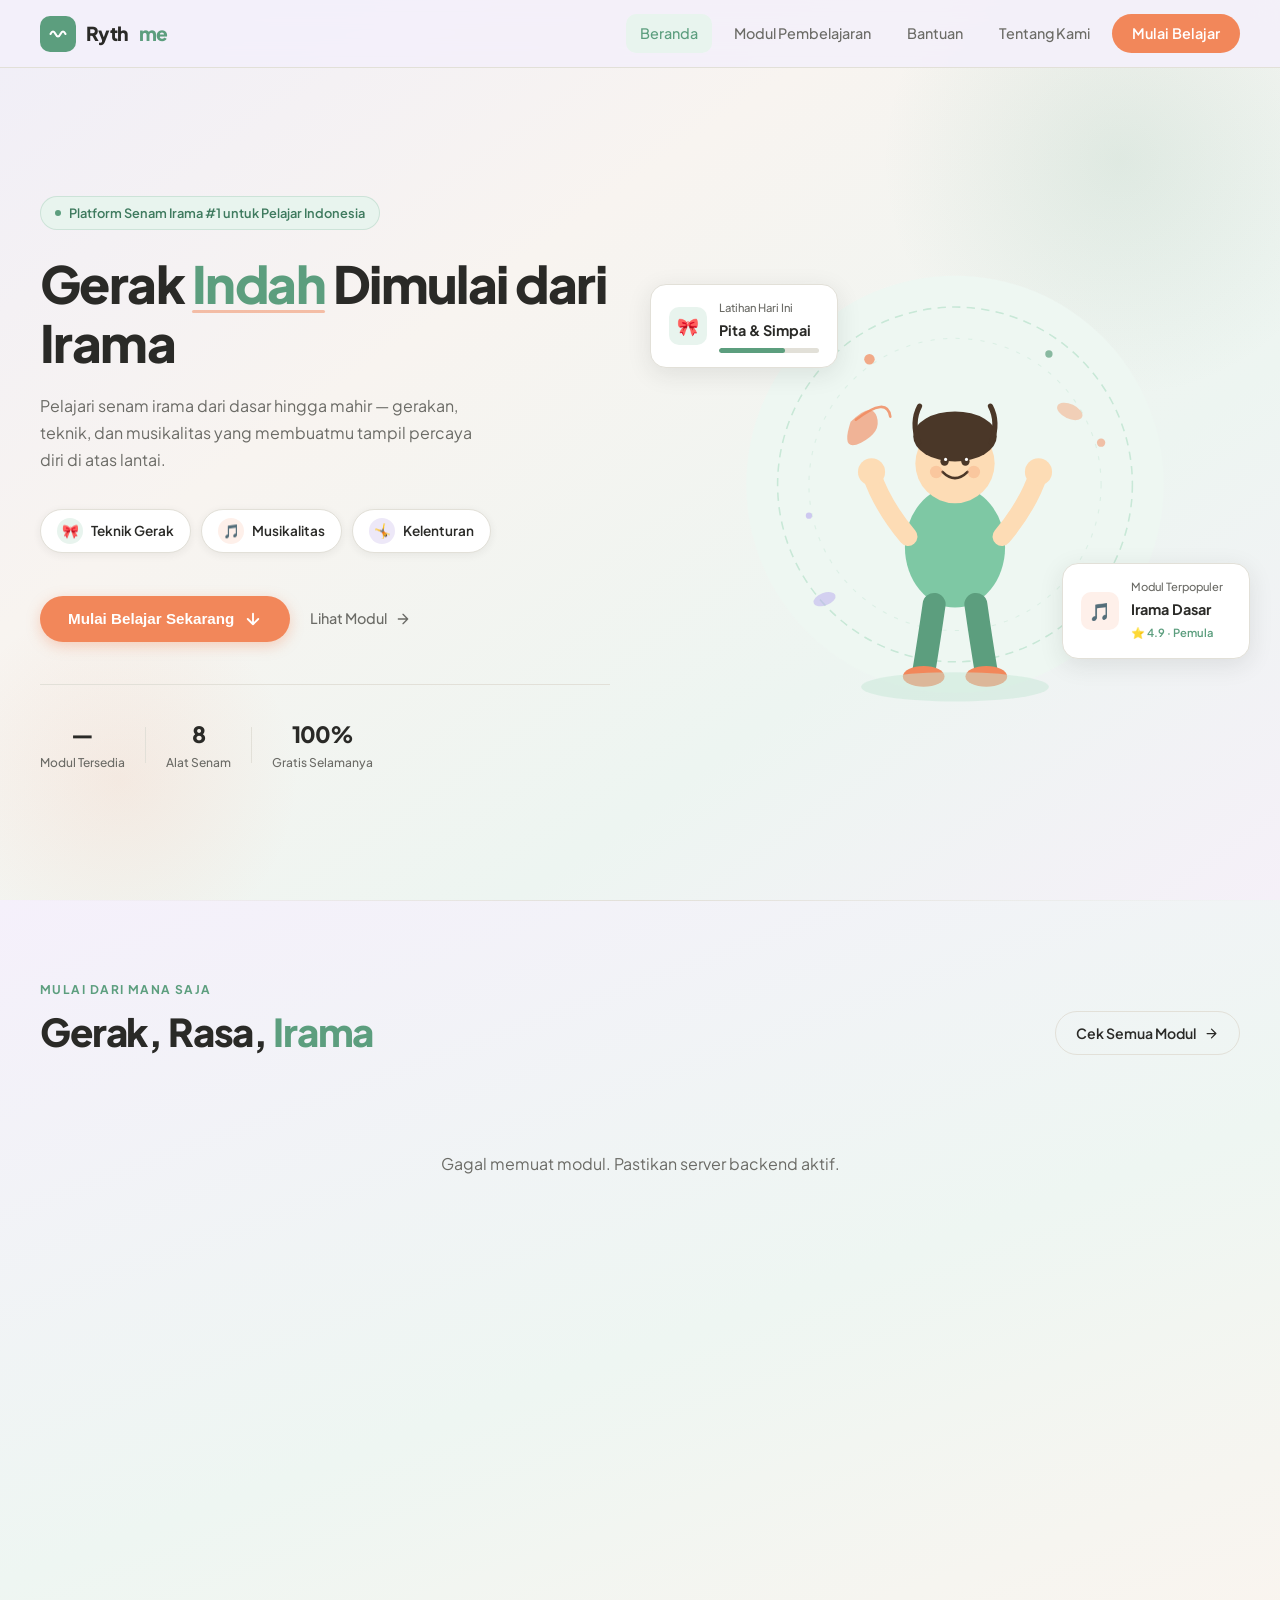
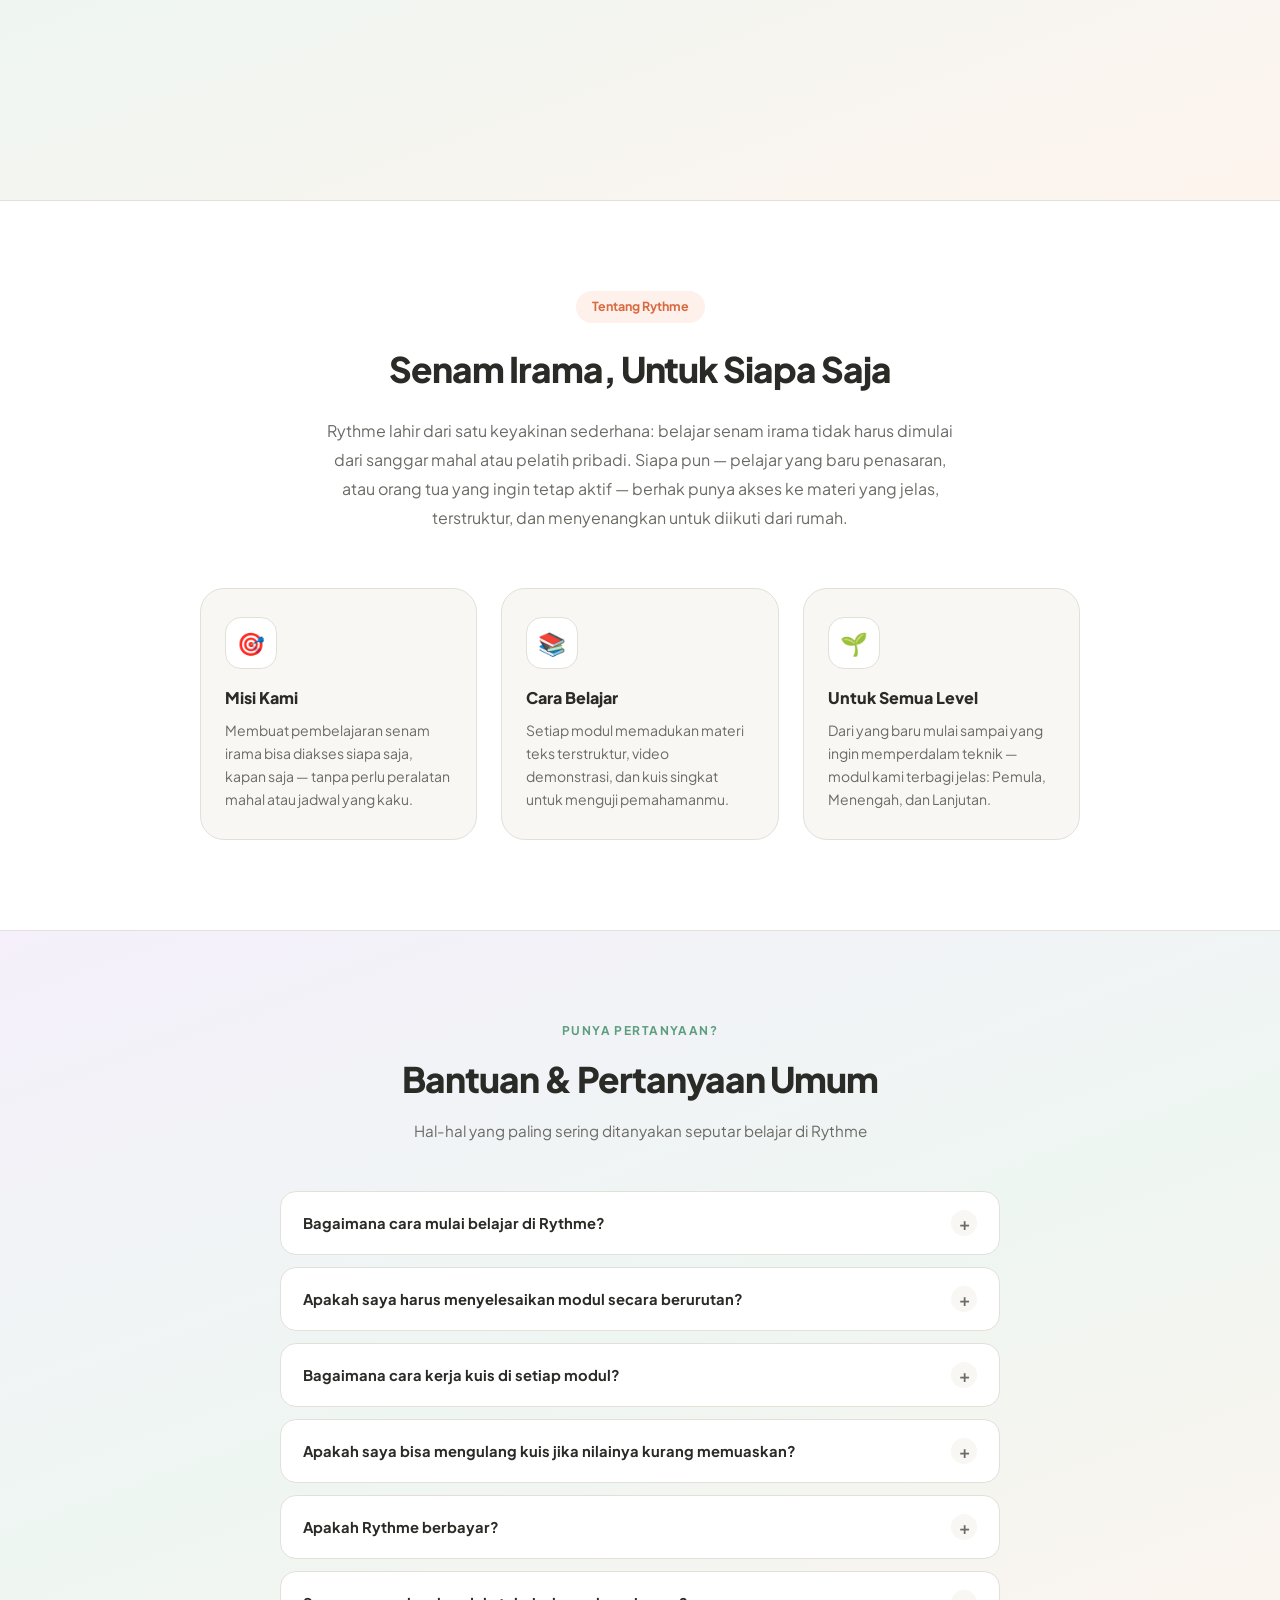
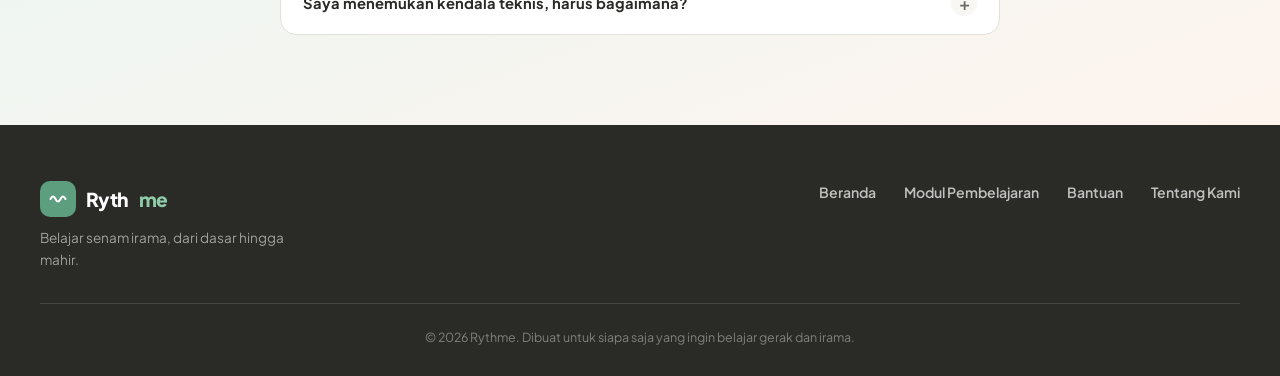
<file: index.html>
<!DOCTYPE html>
<html lang="id">
<head>
  <meta charset="UTF-8">
  <meta name="viewport" content="width=device-width, initial-scale=1.0">
  <title>Rythme — Belajar Senam Irama dengan Menyenangkan</title>
  <link rel="preconnect" href="https://fonts.googleapis.com">
  <link rel="preconnect" href="https://fonts.gstatic.com" crossorigin>
  <link href="https://fonts.googleapis.com/css2?family=Plus+Jakarta+Sans:wght@400;500;600;700;800&display=swap" rel="stylesheet">
  <link rel="stylesheet" href="style.css">
</head>
<body>

  <!-- ========================
       NAVBAR
  ======================== -->
  <header class="navbar">
    <a href="index.html" class="nav-logo">
      <div class="nav-logo-icon">
        <svg viewBox="0 0 24 24" fill="none" stroke="white" stroke-width="2.5" stroke-linecap="round">
          <path d="M3 12 Q6 6 9 12 Q12 18 15 12 Q18 6 21 12"/>
        </svg>
      </div>
      Ryth<span class="accent">me</span>
    </a>

    <nav class="nav-links">
      <a href="index.html" class="active">Beranda</a>
      <a href="modul.html">Modul Pembelajaran</a>
      <a href="#bantuan">Bantuan</a>
      <a href="#tentang">Tentang Kami</a>
      <a href="modul.html" class="nav-cta">Mulai Belajar</a>
    </nav>

    <button class="hamburger" id="hamburgerBtn" aria-label="Buka menu navigasi" aria-expanded="false">
      <span class="hamburger-line"></span>
      <span class="hamburger-line"></span>
      <span class="hamburger-line"></span>
    </button>
  </header>

  <!-- Mobile dropdown -->
  <nav class="mobile-nav" id="mobileNav" aria-hidden="true">
    <a href="index.html">Beranda</a>
    <a href="modul.html">Modul Pembelajaran</a>
    <a href="#bantuan">Bantuan</a>
    <a href="#tentang">Tentang Kami</a>
    <a href="modul.html" class="mob-cta">Mulai Belajar</a>
  </nav>

  <!-- ========================
       HERO
  ======================== -->
  <section class="hero" id="hero">
    <div class="hero-inner">

      <!-- LEFT: Copy -->
      <div class="hero-left">
        <div class="hero-eyebrow">
          <span class="hero-eyebrow-dot"></span>
          Platform Senam Irama #1 untuk Pelajar Indonesia
        </div>

        <h1 class="hero-title">
          Gerak <span class="highlight">Indah</span> Dimulai dari Irama
        </h1>

        <p class="hero-desc">
          Pelajari senam irama dari dasar hingga mahir — gerakan, teknik, dan musikalitas yang membuatmu tampil percaya diri di atas lantai.
        </p>

        <div class="feature-pills">
          <div class="pill">
            <div class="pill-icon green">🎀</div>
            Teknik Gerak
          </div>
          <div class="pill">
            <div class="pill-icon peach">🎵</div>
            Musikalitas
          </div>
          <div class="pill">
            <div class="pill-icon purple">🤸</div>
            Kelenturan
          </div>
        </div>

        <div class="cta-group">
          <button class="btn-primary" id="ctaBtn">
            Mulai Belajar Sekarang
            <svg viewBox="0 0 24 24" fill="none" stroke="currentColor" stroke-width="2.5" stroke-linecap="round" stroke-linejoin="round">
              <path d="M12 5v14M5 12l7 7 7-7"/>
            </svg>
          </button>
          <a href="modul.html" class="btn-ghost">
            Lihat Modul
            <svg viewBox="0 0 24 24" fill="none" stroke="currentColor" stroke-width="2" stroke-linecap="round" stroke-linejoin="round">
              <path d="M5 12h14M12 5l7 7-7 7"/>
            </svg>
          </a>
        </div>

        <div class="stat-row">
          <div class="stat">
            <div class="stat-num" id="statModulCount">—</div>
            <div class="stat-label">Modul Tersedia</div>
          </div>
          <div class="stat-divider"></div>
          <div class="stat">
            <div class="stat-num">8</div>
            <div class="stat-label">Alat Senam</div>
          </div>
          <div class="stat-divider"></div>
          <div class="stat">
            <div class="stat-num">100%</div>
            <div class="stat-label">Gratis Selamanya</div>
          </div>
        </div>
      </div>

      <!-- RIGHT: Illustration -->
      <div class="hero-right">

        <!-- Floating card 1 -->
        <div class="float-card float-card-1">
          <div class="float-card-icon" style="background: var(--green-l);">🎀</div>
          <div class="float-card-text">
            <div class="float-card-label">Latihan Hari Ini</div>
            <div class="float-card-value">Pita & Simpai</div>
            <div class="mini-progress">
              <div class="mini-progress-fill" style="width: 66%"></div>
            </div>
          </div>
        </div>

        <!-- Main SVG illustration -->
        <svg class="hero-illustration" viewBox="0 0 460 480" fill="none" xmlns="http://www.w3.org/2000/svg" aria-hidden="true">
          <circle cx="230" cy="240" r="200" fill="#EEF7F2"/>
          <circle cx="230" cy="240" r="170" fill="none" stroke="#C8E8D7" stroke-width="1.5" stroke-dasharray="8 6"/>
          <circle cx="230" cy="240" r="140" fill="none" stroke="#C8E8D7" stroke-width="1" stroke-dasharray="4 8" opacity="0.5"/>
          <!-- Body -->
          <ellipse cx="230" cy="300" rx="48" ry="58" fill="#7EC8A4"/>
          <!-- Head -->
          <circle cx="230" cy="220" r="38" fill="#FDDCB5"/>
          <!-- Hair -->
          <ellipse cx="230" cy="194" rx="40" ry="24" fill="#4A3728"/>
          <path d="M195 200 Q188 180 196 165" stroke="#4A3728" stroke-width="5" stroke-linecap="round" fill="none"/>
          <path d="M265 200 Q272 180 264 165" stroke="#4A3728" stroke-width="5" stroke-linecap="round" fill="none"/>
          <!-- Face -->
          <path d="M218 228 Q230 240 242 228" stroke="#4A3728" stroke-width="2.5" stroke-linecap="round" fill="none"/>
          <circle cx="220" cy="218" r="4" fill="#4A3728"/>
          <circle cx="240" cy="218" r="4" fill="#4A3728"/>
          <circle cx="221" cy="216" r="1.5" fill="white"/>
          <circle cx="241" cy="216" r="1.5" fill="white"/>
          <circle cx="212" cy="228" r="6" fill="#F4A87C" opacity="0.4"/>
          <circle cx="248" cy="228" r="6" fill="#F4A87C" opacity="0.4"/>
          <!-- Arms raised -->
          <path d="M185 290 Q160 260 150 230" stroke="#FDDCB5" stroke-width="18" stroke-linecap="round" fill="none"/>
          <path d="M275 290 Q300 260 310 230" stroke="#FDDCB5" stroke-width="18" stroke-linecap="round" fill="none"/>
          <circle cx="150" cy="228" r="13" fill="#FDDCB5"/>
          <circle cx="310" cy="228" r="13" fill="#FDDCB5"/>
          <!-- Legs -->
          <path d="M210 355 Q205 390 200 420" stroke="#5C9E7E" stroke-width="22" stroke-linecap="round" fill="none"/>
          <path d="M250 355 Q255 390 260 420" stroke="#5C9E7E" stroke-width="22" stroke-linecap="round" fill="none"/>
          <ellipse cx="200" cy="424" rx="20" ry="10" fill="#F2875A"/>
          <ellipse cx="260" cy="424" rx="20" ry="10" fill="#F2875A"/>
          <!-- Mat -->
          <ellipse cx="230" cy="434" rx="90" ry="14" fill="#C8E8D7" opacity="0.5"/>
          <!-- Ribbon decoration -->
          <path d="M130 180 Q150 160 155 175 Q160 190 140 200 Q120 210 130 180Z" fill="#F2875A" opacity="0.6"/>
          <path d="M135 178 Q165 155 168 175" stroke="#F2875A" stroke-width="2.5" stroke-linecap="round" fill="none" opacity="0.8"/>
          <!-- Decorative elements -->
          <ellipse cx="340" cy="170" rx="13" ry="7" fill="#F4A87C" opacity="0.5" transform="rotate(25 340 170)"/>
          <ellipse cx="105" cy="350" rx="11" ry="6" fill="#B8A9EE" opacity="0.5" transform="rotate(-20 105 350)"/>
          <ellipse cx="355" cy="340" rx="14" ry="8" fill="#7EC8A4" opacity="0.45" transform="rotate(40 355 340)"/>
          <!-- Sparkles -->
          <circle cx="148" cy="120" r="5" fill="#F2875A" opacity="0.7"/>
          <circle cx="320" cy="115" r="3.5" fill="#5C9E7E" opacity="0.7"/>
          <circle cx="370" cy="200" r="4" fill="#F2875A" opacity="0.5"/>
          <circle cx="90" cy="270" r="3" fill="#B8A9EE" opacity="0.6"/>
          <circle cx="390" cy="380" r="4.5" fill="#7EC8A4" opacity="0.5"/>
        </svg>

        <!-- Floating card 2 -->
        <div class="float-card float-card-2">
          <div class="float-card-icon" style="background: var(--peach-l);">🎵</div>
          <div class="float-card-text">
            <div class="float-card-label">Modul Terpopuler</div>
            <div class="float-card-value">Irama Dasar</div>
            <div class="float-card-label" style="margin-top:3px; color: var(--green); font-weight:600;">⭐ 4.9 · Pemula</div>
          </div>
        </div>

      </div>
    </div>

    <!-- Scroll hint -->
    <div class="scroll-hint" id="scrollHint">
      <div class="scroll-mouse"><div class="scroll-wheel"></div></div>
      Scroll untuk mulai
    </div>
  </section>

  <!-- ========================
       BERANDA / PREVIEW CARDS
  ======================== -->
  <section class="section-beranda" id="beranda">
    <div class="beranda-inner">

      <div class="beranda-top">
        <div>
          <span class="section-kicker">Mulai dari Mana Saja</span>
          <h2 class="beranda-title">Gerak, Rasa, <em>Irama</em></h2>
        </div>
        <a href="modul.html" class="btn-outline">
          Cek Semua Modul
          <svg viewBox="0 0 24 24" fill="none" stroke="currentColor" stroke-width="2" stroke-linecap="round" stroke-linejoin="round">
            <path d="M5 12h14M12 5l7 7-7 7"/>
          </svg>
        </a>
      </div>

      <div class="card-grid" id="cardGrid">
        <div class="admin-loading" style="grid-column: 1 / -1; text-align:center; padding:60px 0; color:var(--muted);">Memuat modul...</div>
      </div>
    </div>
  </section>

  <!-- ========================
       TENTANG KAMI
  ======================== -->
  <section class="section-tentang" id="tentang">
    <div class="tentang-inner">
      <div class="tentang-badge">Tentang Rythme</div>
      <h2 class="tentang-title">Senam Irama, Untuk Siapa Saja</h2>
      <p class="tentang-lead">
        Rythme lahir dari satu keyakinan sederhana: belajar senam irama tidak harus dimulai dari sanggar mahal atau pelatih pribadi. Siapa pun — pelajar yang baru penasaran, atau orang tua yang ingin tetap aktif — berhak punya akses ke materi yang jelas, terstruktur, dan menyenangkan untuk diikuti dari rumah.
      </p>

      <div class="tentang-grid">
        <div class="tentang-card">
          <div class="tentang-card-icon">🎯</div>
          <h3 class="tentang-card-title">Misi Kami</h3>
          <p class="tentang-card-desc">Membuat pembelajaran senam irama bisa diakses siapa saja, kapan saja — tanpa perlu peralatan mahal atau jadwal yang kaku.</p>
        </div>
        <div class="tentang-card">
          <div class="tentang-card-icon">📚</div>
          <h3 class="tentang-card-title">Cara Belajar</h3>
          <p class="tentang-card-desc">Setiap modul memadukan materi teks terstruktur, video demonstrasi, dan kuis singkat untuk menguji pemahamanmu.</p>
        </div>
        <div class="tentang-card">
          <div class="tentang-card-icon">🌱</div>
          <h3 class="tentang-card-title">Untuk Semua Level</h3>
          <p class="tentang-card-desc">Dari yang baru mulai sampai yang ingin memperdalam teknik — modul kami terbagi jelas: Pemula, Menengah, dan Lanjutan.</p>
        </div>
      </div>
    </div>
  </section>

  <!-- ========================
       BANTUAN / FAQ
  ======================== -->
  <section class="section-bantuan" id="bantuan">
    <div class="bantuan-inner">
      <div class="bantuan-header">
        <span class="section-kicker">Punya Pertanyaan?</span>
        <h2 class="bantuan-title">Bantuan & Pertanyaan Umum</h2>
        <p class="bantuan-sub">Hal-hal yang paling sering ditanyakan seputar belajar di Rythme</p>
      </div>

      <div class="faq-list">

        <div class="faq-item">
          <button class="faq-question" onclick="toggleFaq(this)">
            <span>Bagaimana cara mulai belajar di Rythme?</span>
            <span class="faq-icon">+</span>
          </button>
          <div class="faq-answer">
            <p>Klik tombol "Mulai Belajar Sekarang" di halaman utama, lalu pilih modul yang ingin kamu pelajari di halaman Modul Pembelajaran. Setiap modul berisi materi teks, video, dan kuis yang bisa kamu ikuti secara berurutan.</p>
          </div>
        </div>

        <div class="faq-item">
          <button class="faq-question" onclick="toggleFaq(this)">
            <span>Apakah saya harus menyelesaikan modul secara berurutan?</span>
            <span class="faq-icon">+</span>
          </button>
          <div class="faq-answer">
            <p>Tidak harus. Kamu bebas memilih modul mana saja sesuai level dan minatmu — gunakan filter Pemula, Menengah, atau Lanjutan di halaman Modul Pembelajaran untuk mempermudah pencarian.</p>
          </div>
        </div>

        <div class="faq-item">
          <button class="faq-question" onclick="toggleFaq(this)">
            <span>Bagaimana cara kerja kuis di setiap modul?</span>
            <span class="faq-icon">+</span>
          </button>
          <div class="faq-answer">
            <p>Setelah membaca materi dan menonton video, gulir ke bagian Kuis Pemahaman. Kamu akan diminta mengisi nama terlebih dahulu, lalu menjawab beberapa soal pilihan ganda. Hasilnya akan langsung muncul setelah kamu menyelesaikan semua soal.</p>
          </div>
        </div>

        <div class="faq-item">
          <button class="faq-question" onclick="toggleFaq(this)">
            <span>Apakah saya bisa mengulang kuis jika nilainya kurang memuaskan?</span>
            <span class="faq-icon">+</span>
          </button>
          <div class="faq-answer">
            <p>Tentu bisa. Setelah melihat hasil kuis, klik tombol "Ulangi Kuis" untuk mencoba lagi sebanyak yang kamu mau.</p>
          </div>
        </div>

        <div class="faq-item">
          <button class="faq-question" onclick="toggleFaq(this)">
            <span>Apakah Rythme berbayar?</span>
            <span class="faq-icon">+</span>
          </button>
          <div class="faq-answer">
            <p>Tidak. Seluruh modul, video, dan kuis di Rythme dapat diakses sepenuhnya gratis.</p>
          </div>
        </div>

        <div class="faq-item">
          <button class="faq-question" onclick="toggleFaq(this)">
            <span>Saya menemukan kendala teknis, harus bagaimana?</span>
            <span class="faq-icon">+</span>
          </button>
          <div class="faq-answer">
            <p>Coba muat ulang halaman terlebih dahulu. Jika kendala masih berlanjut, kamu bisa menghubungi tim kami melalui kontak yang tertera di bagian bawah halaman ini.</p>
          </div>
        </div>

      </div>
    </div>
  </section>

  <!-- ========================
       FOOTER
  ======================== -->
  <footer class="site-footer" id="kontak">
    <div class="footer-inner">
      <div class="footer-brand">
        <div class="nav-logo">
          <div class="nav-logo-icon">
            <svg viewBox="0 0 24 24" fill="none" stroke="white" stroke-width="2.5" stroke-linecap="round">
              <path d="M3 12 Q6 6 9 12 Q12 18 15 12 Q18 6 21 12"/>
            </svg>
          </div>
          Ryth<span class="accent">me</span>
        </div>
        <p class="footer-tagline">Belajar senam irama, dari dasar hingga mahir.</p>
      </div>
      <div class="footer-links">
        <a href="index.html">Beranda</a>
        <a href="modul.html">Modul Pembelajaran</a>
        <a href="#bantuan">Bantuan</a>
        <a href="#tentang">Tentang Kami</a>
      </div>
    </div>
    <div class="footer-bottom">© 2026 Rythme. Dibuat untuk siapa saja yang ingin belajar gerak dan irama.</div>
  </footer>

  <!-- ========================
       JAVASCRIPT
  ======================== -->
  <script>
    // Hamburger toggle
    const hamburgerBtn = document.getElementById('hamburgerBtn');
    const mobileNav    = document.getElementById('mobileNav');

    hamburgerBtn.addEventListener('click', () => {
      const isOpen = hamburgerBtn.classList.toggle('open');
      hamburgerBtn.setAttribute('aria-expanded', isOpen);
      mobileNav.setAttribute('aria-hidden', !isOpen);
      mobileNav.classList.toggle('visible', isOpen);
    });

    mobileNav.querySelectorAll('a').forEach(link => {
      link.addEventListener('click', () => {
        hamburgerBtn.classList.remove('open');
        hamburgerBtn.setAttribute('aria-expanded', 'false');
        mobileNav.classList.remove('visible');
        mobileNav.setAttribute('aria-hidden', 'true');
      });
    });

    document.addEventListener('click', e => {
      if (!hamburgerBtn.contains(e.target) && !mobileNav.contains(e.target)) {
        hamburgerBtn.classList.remove('open');
        hamburgerBtn.setAttribute('aria-expanded', 'false');
        mobileNav.classList.remove('visible');
        mobileNav.setAttribute('aria-hidden', 'true');
      }
    });

    // CTA scroll unlock
    const ctaBtn     = document.getElementById('ctaBtn');
    const beranda    = document.getElementById('beranda');
    const scrollHint = document.getElementById('scrollHint');

    setTimeout(() => scrollHint.classList.add('visible'), 1800);

    ctaBtn.addEventListener('click', () => {
      document.body.classList.add('scrollable');
      scrollHint.classList.remove('visible');
      beranda.scrollIntoView({ behavior: 'smooth' });
    });

    document.querySelectorAll('a[href^="#"]').forEach(link => {
      link.addEventListener('click', () => document.body.classList.add('scrollable'));
    });

    // ===== Ambil 3 modul untuk ditampilkan di beranda =====
    const API_BASE = 'http://localhost/rythme/backend/api/';
    // Saat sudah di hosting, ganti jadi: const API_BASE = 'https://namadomainmu.com/backend/api/';

    const levelEmoji = { pemula: '🌱', menengah: '⚡', lanjutan: '🔥' };
    const thumbColors = ['green', 'peach', 'purple'];

    async function loadHomepageModules() {
      const grid = document.getElementById('cardGrid');

      try {
        // Ambil 3 modul pilihan untuk kartu preview
        const res = await fetch(API_BASE + 'modules.php?homepage=1');
        const modules = await res.json();

        // Ambil SEMUA modul published untuk menghitung total (dipakai di angka "Modul Tersedia")
        const resAll = await fetch(API_BASE + 'modules.php');
        const allModules = await resAll.json();
        document.getElementById('statModulCount').textContent = allModules.length + '+';

        if (!modules || modules.length === 0) {
          grid.innerHTML = `<p style="grid-column:1/-1; text-align:center; color:var(--muted); padding:40px 0;">Belum ada modul yang ditampilkan di beranda.</p>`;
          return;
        }

        grid.innerHTML = modules.map((m, i) => {
          const color = thumbColors[i % thumbColors.length];
          const thumbStyle = m.thumbnail_url ? `background-image:url('${m.thumbnail_url}'); background-size:cover; background-position:center;` : '';

          return `
            <article class="card" onclick="location.href='detail-modul.html?id=${m.id}'">
              <div class="card-thumb ${color}" style="${thumbStyle}">
                <span class="card-thumb-badge">${levelEmoji[m.level] || ''} ${capitalize(m.level)}</span>
              </div>
              <div class="card-body">
                <div class="card-tag">Modul ${String(m.module_number).padStart(2,'0')} · ${capitalize(m.level)}</div>
                <h3 class="card-title">${escapeHtml(m.title)}</h3>
                <p class="card-desc">${escapeHtml(m.description || '')}</p>
              </div>
              <div class="card-footer">
                <span class="card-meta">${m.duration_minutes || 0} menit</span>
                <div class="card-arrow">
                  <svg viewBox="0 0 24 24" fill="none" stroke-linecap="round" stroke-linejoin="round" stroke-width="2">
                    <path d="M5 12h14M12 5l7 7-7 7"/>
                  </svg>
                </div>
              </div>
            </article>
          `;
        }).join('');

      } catch (err) {
        grid.innerHTML = `<p style="grid-column:1/-1; text-align:center; color:var(--muted); padding:40px 0;">Gagal memuat modul. Pastikan server backend aktif.</p>`;
        document.getElementById('statModulCount').textContent = '—';
      }
    }

    function escapeHtml(str) {
      const div = document.createElement('div');
      div.textContent = str;
      return div.innerHTML;
    }

    function capitalize(str) {
      return str ? str.charAt(0).toUpperCase() + str.slice(1) : '';
    }

    // ===== FAQ accordion =====
    function toggleFaq(btn) {
      const item = btn.closest('.faq-item');
      const wasOpen = item.classList.contains('open');

      // Tutup semua item lain (accordion style: hanya 1 terbuka)
      document.querySelectorAll('.faq-item').forEach(i => i.classList.remove('open'));

      if (!wasOpen) {
        item.classList.add('open');
      }
    }

    loadHomepageModules();

    // ===== Jika halaman dibuka dengan hash di URL (mis. dari modul.html#bantuan) =====
    // Scroll otomatis terkunci secara default, jadi perlu dibuka dulu sebelum bisa scroll ke section tujuan
    if (window.location.hash) {
      document.body.classList.add('scrollable');
      scrollHint.classList.remove('visible');

      // Beri jeda singkat supaya konten (terutama kartu modul dari API) sempat ter-render dulu
      setTimeout(() => {
        const target = document.querySelector(window.location.hash);
        if (target) target.scrollIntoView({ behavior: 'smooth' });
      }, 300);
    }
  </script>

</body>
</html>
</file>
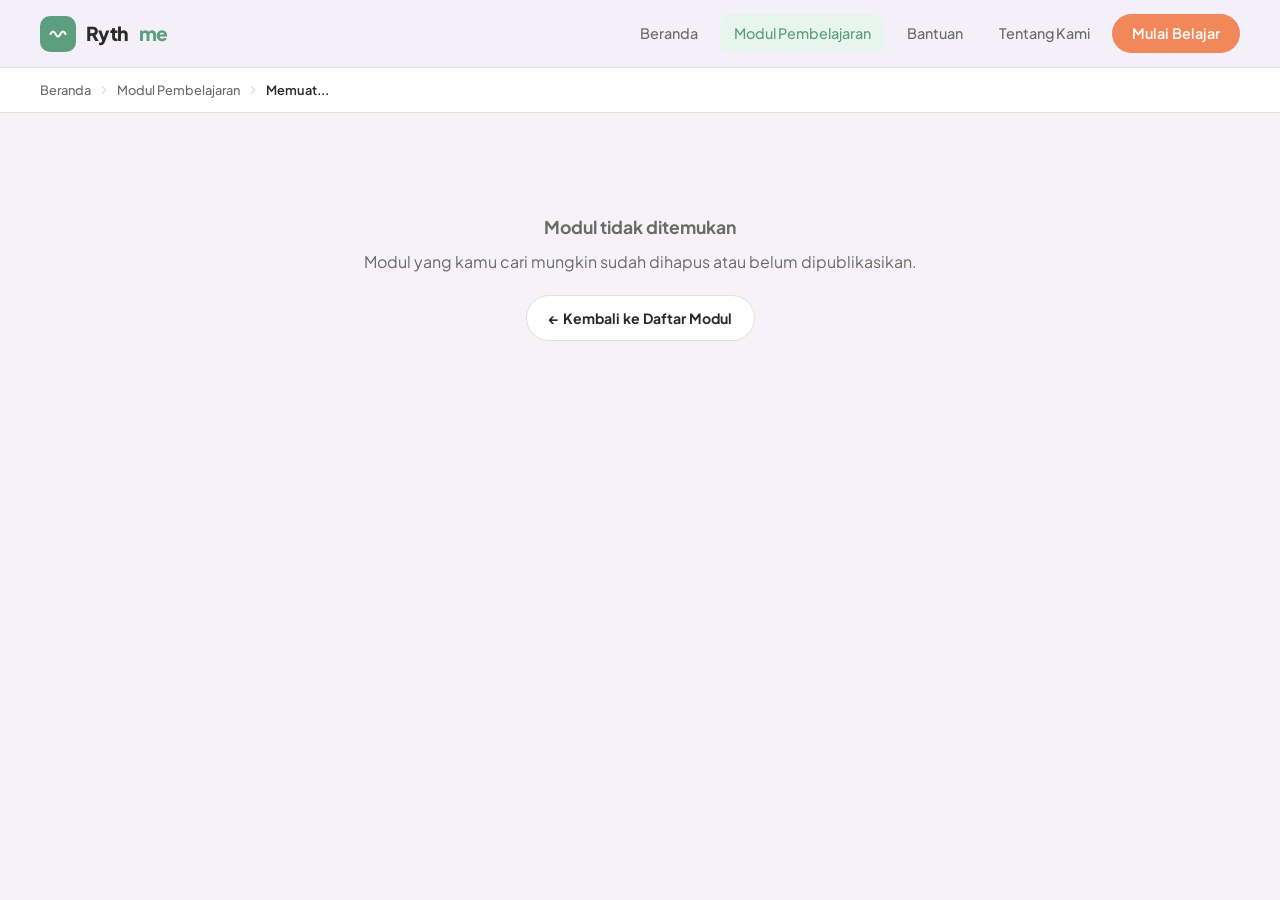
<file: detail-modul.html>
<!DOCTYPE html>
<html lang="id">
<head>
  <meta charset="UTF-8">
  <meta name="viewport" content="width=device-width, initial-scale=1.0">
  <title id="pageTitle">Memuat Modul... — Rythme</title>
  <link rel="preconnect" href="https://fonts.googleapis.com">
  <link rel="preconnect" href="https://fonts.gstatic.com" crossorigin>
  <link href="https://fonts.googleapis.com/css2?family=Plus+Jakarta+Sans:wght@400;500;600;700;800&display=swap" rel="stylesheet">
  <link rel="stylesheet" href="style.css">
  <link rel="stylesheet" href="detail.css">
</head>
<body class="page-detail">

  <!-- NAVBAR -->
  <header class="navbar">
    <a href="index.html" class="nav-logo">
      <div class="nav-logo-icon">
        <svg viewBox="0 0 24 24" fill="none" stroke="white" stroke-width="2.5" stroke-linecap="round">
          <path d="M3 12 Q6 6 9 12 Q12 18 15 12 Q18 6 21 12"/>
        </svg>
      </div>
      Ryth<span class="accent">me</span>
    </a>

    <nav class="nav-links">
      <a href="index.html">Beranda</a>
      <a href="modul.html" class="active">Modul Pembelajaran</a>
      <a href="index.html#bantuan">Bantuan</a>
      <a href="index.html#tentang">Tentang Kami</a>
      <a href="modul.html" class="nav-cta">Mulai Belajar</a>
    </nav>

    <button class="hamburger" id="hamburgerBtn" aria-label="Buka menu navigasi" aria-expanded="false">
      <span class="hamburger-line"></span>
      <span class="hamburger-line"></span>
      <span class="hamburger-line"></span>
    </button>
  </header>

  <nav class="mobile-nav" id="mobileNav" aria-hidden="true">
    <a href="index.html">Beranda</a>
    <a href="modul.html">Modul Pembelajaran</a>
    <a href="index.html#bantuan">Bantuan</a>
    <a href="index.html#tentang">Tentang Kami</a>
    <a href="modul.html" class="mob-cta">Mulai Belajar</a>
  </nav>

  <main class="detail-page">

    <!-- BREADCRUMB -->
    <div class="breadcrumb-bar">
      <div class="breadcrumb-inner">
        <a href="index.html" class="breadcrumb-link">Beranda</a>
        <svg class="breadcrumb-sep" viewBox="0 0 16 16" fill="none"><path d="M6 4l4 4-4 4" stroke="currentColor" stroke-width="1.5" stroke-linecap="round" stroke-linejoin="round"/></svg>
        <a href="modul.html" class="breadcrumb-link">Modul Pembelajaran</a>
        <svg class="breadcrumb-sep" viewBox="0 0 16 16" fill="none"><path d="M6 4l4 4-4 4" stroke="currentColor" stroke-width="1.5" stroke-linecap="round" stroke-linejoin="round"/></svg>
        <span class="breadcrumb-current" id="breadcrumbCurrent">Memuat...</span>
      </div>
    </div>

    <!-- Loading state -->
    <div id="loadingState" style="text-align:center; padding:100px 20px; color:var(--muted);">
      Memuat modul...
    </div>

    <!-- Error state -->
    <div id="errorState" style="display:none; text-align:center; padding:100px 20px; color:var(--muted);">
      <p style="font-size:1.1rem; font-weight:700; margin-bottom:8px;">Modul tidak ditemukan</p>
      <p style="margin-bottom:20px;">Modul yang kamu cari mungkin sudah dihapus atau belum dipublikasikan.</p>
      <a href="modul.html" class="btn btn-outline" style="display:inline-flex; align-items:center; gap:8px; background:white; border:1.5px solid var(--border); color:var(--text); font-weight:700; padding:11px 22px; border-radius:99px; text-decoration:none;">← Kembali ke Daftar Modul</a>
    </div>

    <!-- Main content (diisi via JS setelah data dimuat) -->
    <div class="detail-layout" id="detailLayout" style="display:none;">

      <!-- ========================
           SIDEBAR (sticky)
      ======================== -->
      <aside class="detail-sidebar">

        <div class="sidebar-card">
          <div class="sidebar-module-thumb thumb-green" id="sidebarThumb">
            <span class="sidebar-thumb-icon">🎀</span>
          </div>
          <div class="sidebar-module-info">
            <div class="sidebar-module-num" id="sidebarNum">Modul</div>
            <div class="sidebar-module-title" id="sidebarTitle">—</div>
            <div class="sidebar-badge" id="sidebarBadge">—</div>
          </div>
        </div>

        <div class="sidebar-card">
          <div class="sidebar-card-label">Progress Modul</div>
          <div class="progress-track">
            <div class="progress-fill" id="progressFill" style="width: 0%"></div>
          </div>
          <div class="progress-meta">
            <span id="progressPct">0%</span>
            <span class="progress-hint">selesaikan semua bagian</span>
          </div>
        </div>

        <div class="sidebar-card">
          <div class="sidebar-card-label">Isi Modul</div>
          <nav class="chapter-nav">
            <a href="#materi" class="chapter-link active" id="navMateri">
              <div class="chapter-link-icon">📖</div>
              <div>
                <div class="chapter-link-title">Materi Teori</div>
                <div class="chapter-link-sub" id="subMateriCount">— sub-topik</div>
              </div>
              <div class="chapter-check" id="checkMateri"></div>
            </a>
            <a href="#video" class="chapter-link" id="navVideo">
              <div class="chapter-link-icon">🎬</div>
              <div>
                <div class="chapter-link-title">Video Pembelajaran</div>
                <div class="chapter-link-sub" id="subVideoDuration">— menit</div>
              </div>
              <div class="chapter-check" id="checkVideo"></div>
            </a>
            <a href="#kuis" class="chapter-link" id="navKuis">
              <div class="chapter-link-icon">✏️</div>
              <div>
                <div class="chapter-link-title">Kuis Pemahaman</div>
                <div class="chapter-link-sub" id="subKuisCount">— soal</div>
              </div>
              <div class="chapter-check" id="checkKuis"></div>
            </a>
          </nav>
        </div>

      </aside>

      <!-- ========================
           MAIN CONTENT
      ======================== -->
      <div class="detail-main">

        <!-- MODULE HEADER -->
        <div class="module-header-card">
          <div class="module-header-top">
            <span class="module-level-badge" id="headerLevelBadge">—</span>
            <span class="module-num-tag" id="headerNumTag">—</span>
          </div>
          <h1 class="module-title" id="headerTitle">—</h1>
          <p class="module-desc" id="headerDesc">—</p>
          <div class="module-meta-row">
            <div class="module-meta-item">
              <div class="module-meta-icon">📖</div>
              <span>Materi Teks</span>
            </div>
            <div class="module-meta-item">
              <div class="module-meta-icon">🎬</div>
              <span id="headerVideoMeta">Video</span>
            </div>
            <div class="module-meta-item">
              <div class="module-meta-icon">✏️</div>
              <span id="headerQuizMeta">Soal Kuis</span>
            </div>
          </div>
        </div>

        <!-- ========================
             SECTION 1: MATERI
        ======================== -->
        <div class="section-anchor" id="materi"></div>
        <div class="section-heading">
          <div class="section-num">1</div>
          <h2 class="section-title">Materi Teori</h2>
        </div>

        <div id="theoryContainer"></div>

        <!-- ========================
             SECTION 2: VIDEO
        ======================== -->
        <div class="section-anchor" id="video"></div>
        <div class="section-heading">
          <div class="section-num">2</div>
          <h2 class="section-title">Video Pembelajaran</h2>
        </div>

        <div class="video-card" id="videoCardWrap">
          <div class="video-wrapper" id="videoWrapper">
            <!-- Iframe YouTube atau placeholder akan dimasukkan via JS -->
          </div>
          <div class="video-info-bar">
            <div class="video-info-left">
              <div class="video-info-title" id="videoInfoTitle">—</div>
              <div class="video-info-sub">Instruktur: Tim Rythme · Subtitle tersedia</div>
            </div>
            <div class="video-duration" id="videoInfoDuration">⏱ —</div>
          </div>
        </div>

        <!-- ========================
             SECTION 3: KUIS
        ======================== -->
        <div class="section-anchor" id="kuis"></div>
        <div class="section-heading">
          <div class="section-num">3</div>
          <h2 class="section-title">Kuis Pemahaman</h2>
        </div>

        <div class="quiz-card">

          <div class="quiz-card-header">
            <div class="quiz-header-left">
              <div class="quiz-header-icon">✏️</div>
              <div>
                <div class="quiz-header-title">Uji Pemahamanmu</div>
                <div class="quiz-header-sub">Berdasarkan materi teks dan video di atas</div>
              </div>
            </div>
            <div class="quiz-header-badge" id="quizHeaderBadge">— Soal</div>
          </div>

          <!-- TIDAK ADA SOAL -->
          <div id="quizEmptyState" style="display:none; padding:32px 24px; text-align:center; color:var(--muted);">
            Modul ini belum memiliki kuis.
          </div>

          <!-- STEP 0: Form nama sebelum mulai kuis -->
          <div class="quiz-intro" id="nameFormStep">
            <p>Sebelum memulai kuis, masukkan namamu terlebih dahulu. Nama dan hasil kuismu akan dicatat untuk keperluan pemantauan belajar.</p>

            <div style="max-width: 360px; margin-bottom: 20px;">
              <label for="userNameInput" style="display:block; font-size:0.82rem; font-weight:700; margin-bottom:8px; color:var(--text);">Nama Lengkap</label>
              <input
                type="text"
                id="userNameInput"
                placeholder="Tulis nama kamu di sini..."
                style="width:100%; padding:12px 16px; border:1.5px solid var(--border); border-radius:10px; font-family:inherit; font-size:0.92rem; box-sizing:border-box;"
              >
              <div id="nameError" style="display:none; color:#DC2626; font-size:0.8rem; font-weight:600; margin-top:6px;">Nama wajib diisi sebelum melanjutkan</div>
            </div>

            <button class="btn-start-quiz" id="nameSubmitBtn">Lanjutkan ke Kuis →</button>
          </div>

          <!-- STEP 1: Intro kuis (rules) -->
          <div class="quiz-intro" id="quizIntro" style="display:none;">
            <p>Halo, <strong id="greetUserName">—</strong>! Kuis ini berisi <span id="introQuestionCount">—</span> pertanyaan pilihan ganda dari materi yang telah kamu pelajari. Tidak ada batas waktu — baca setiap soal dengan seksama.</p>
            <div class="quiz-rules-row">
              <div class="quiz-rule" id="ruleQuestionCount">✅ — Pertanyaan</div>
              <div class="quiz-rule">🔘 Pilihan Ganda</div>
              <div class="quiz-rule">⏳ Tanpa Batas Waktu</div>
              <div class="quiz-rule">⚡ Skor Langsung</div>
            </div>
            <button class="btn-start-quiz" id="quizStartBtn">Mulai Kuis →</button>
          </div>

          <!-- STEP 2: Soal-soal -->
          <div class="quiz-body" id="quizBody">
            <div class="quiz-progress-row">
              <span class="quiz-progress-label" id="quizProgressLabel">Soal 1 / —</span>
              <div class="quiz-dots" id="quizDots"></div>
            </div>

            <div id="questionsContainer"></div>

            <div class="quiz-nav-row">
              <button class="quiz-nav-btn" id="btnPrev" onclick="prevQuestion()">← Sebelumnya</button>
              <button class="quiz-nav-btn primary" id="btnNext" onclick="nextQuestion()">Selanjutnya →</button>
            </div>
          </div>

          <!-- STEP 3: Hasil -->
          <div class="quiz-result" id="quizResult">
            <div class="result-score-box">
              <div class="result-score-num" id="resultNum">0/0</div>
              <div class="result-score-label">Jawaban Benar</div>
            </div>
            <div class="result-stars" id="resultStars">—</div>
            <div class="result-message" id="resultMessage">—</div>
            <div class="result-sub" id="resultSub">—</div>
            <div class="result-btn-row">
              <button class="result-btn" onclick="retryQuiz()">🔄 Ulangi Kuis</button>
              <a href="modul.html" class="result-btn primary">Kembali ke Daftar Modul →</a>
            </div>
          </div>

        </div>

      </div>
    </div>

  </main>

  <script src="../admin/admin.js"></script>
  <script>
    // ===== Setup dasar =====
    const urlParams = new URLSearchParams(window.location.search);
    const moduleId  = urlParams.get('id');

    let moduleData   = null;
    let userName     = '';
    let currentQ     = 0;
    let answers      = {};   // { question_id: 'A' / 'B' / dst }
    let answeredFlag = {};   // { question_id: true/false } -> sudah dipilih atau belum

    let theoryRead   = false;
    let videoWatched = false;
    let quizDone     = false;

    // ===== Hamburger (sama seperti halaman lain) =====
    const hamburgerBtn = document.getElementById('hamburgerBtn');
    const mobileNav    = document.getElementById('mobileNav');

    hamburgerBtn.addEventListener('click', () => {
      const isOpen = hamburgerBtn.classList.toggle('open');
      hamburgerBtn.setAttribute('aria-expanded', isOpen);
      mobileNav.setAttribute('aria-hidden', !isOpen);
      mobileNav.classList.toggle('visible', isOpen);
    });

    mobileNav.querySelectorAll('a').forEach(link => {
      link.addEventListener('click', () => {
        hamburgerBtn.classList.remove('open');
        mobileNav.classList.remove('visible');
      });
    });

    document.addEventListener('click', e => {
      if (!hamburgerBtn.contains(e.target) && !mobileNav.contains(e.target)) {
        hamburgerBtn.classList.remove('open');
        mobileNav.classList.remove('visible');
      }
    });

    // ===== Load data modul dari API =====
    async function loadModule() {
      if (!moduleId) {
        showError();
        return;
      }

      try {
        const res = await fetch(API_BASE + `modules.php?id=${moduleId}`);

        if (!res.ok) {
          showError();
          return;
        }

        moduleData = await res.json();
        renderModule();

      } catch (err) {
        showError();
      }
    }

    function showError() {
      document.getElementById('loadingState').style.display = 'none';
      document.getElementById('errorState').style.display = 'block';
    }

    function escapeHtml(str) {
      const div = document.createElement('div');
      div.textContent = str || '';
      return div.innerHTML;
    }

    function capitalize(str) {
      return str ? str.charAt(0).toUpperCase() + str.slice(1) : '';
    }

    const levelEmoji = { pemula: '🌱', menengah: '⚡', lanjutan: '🔥' };

    function renderModule() {
      document.getElementById('loadingState').style.display = 'none';
      document.getElementById('detailLayout').style.display = 'grid';

      const m = moduleData;
      const numFormatted = String(m.module_number).padStart(2, '0');

      // ---- Title & breadcrumb ----
      document.getElementById('pageTitle').textContent = `${m.title} — Rythme`;
      document.getElementById('breadcrumbCurrent').textContent = `Modul ${numFormatted}`;

      // ---- Sidebar ----
      document.getElementById('sidebarNum').textContent = `Modul ${numFormatted} / 12`;
      document.getElementById('sidebarTitle').textContent = m.title;
      document.getElementById('sidebarBadge').textContent = `${levelEmoji[m.level] || ''} ${capitalize(m.level)}`;
      document.getElementById('subMateriCount').textContent = `${m.sections.length} sub-topik`;
      document.getElementById('subVideoDuration').textContent = `${m.duration_minutes || 0} menit`;
      document.getElementById('subKuisCount').textContent = `${m.quiz_questions.length} soal`;

      if (m.thumbnail_url) {
        document.getElementById('sidebarThumb').style.backgroundImage = `url('${m.thumbnail_url}')`;
        document.getElementById('sidebarThumb').style.backgroundSize = 'cover';
        document.getElementById('sidebarThumb').style.backgroundPosition = 'center';
        document.getElementById('sidebarThumb').querySelector('.sidebar-thumb-icon').style.display = 'none';
      }

      // ---- Module header ----
      document.getElementById('headerLevelBadge').textContent = `${levelEmoji[m.level] || ''} ${capitalize(m.level)}`;
      document.getElementById('headerNumTag').textContent = `MODUL ${numFormatted} / 12`;
      document.getElementById('headerTitle').textContent = m.title;
      document.getElementById('headerDesc').textContent = m.description || '';
      document.getElementById('headerVideoMeta').textContent = `1 Video (${m.duration_minutes || 0} menit)`;
      document.getElementById('headerQuizMeta').textContent = `${m.quiz_questions.length} Soal Kuis`;

      // ---- Theory sections ----
      const theoryContainer = document.getElementById('theoryContainer');
      if (m.sections.length === 0) {
        theoryContainer.innerHTML = `<p style="color:var(--muted); padding: 20px 0;">Belum ada materi untuk modul ini.</p>`;
      } else {
        theoryContainer.innerHTML = m.sections.map((s, i) => `
          <div class="theory-card">
            <div class="theory-card-header">
              <span class="theory-card-title">${i + 1}.${1} — ${escapeHtml(s.section_title)}</span>
              ${s.section_tag ? `<span class="theory-tag">${escapeHtml(s.section_tag)}</span>` : ''}
            </div>
            <div class="theory-card-body">
              <p>${escapeHtml(s.section_body)}</p>
              ${s.highlight_text ? `
                <div class="theory-highlight">
                  <div class="theory-highlight-icon">💡</div>
                  <p>${escapeHtml(s.highlight_text)}</p>
                </div>
              ` : ''}
            </div>
          </div>
        `).join('');
      }

      // ---- Video ----
      const videoWrapper = document.getElementById('videoWrapper');
      if (m.youtube_video_id) {
        videoWrapper.innerHTML = `
          <div class="video-placeholder" id="videoPlaceholder">
            <div class="video-play-btn" id="videoPlayBtn">
              <svg viewBox="0 0 24 24" fill="white" width="28" height="28"><path d="M8 5.14v14l11-7-11-7z"/></svg>
            </div>
            <div class="video-placeholder-text">Klik untuk Memutar Video</div>
            <div class="video-placeholder-sub">${escapeHtml(m.title)}</div>
          </div>
        `;

        document.getElementById('videoPlayBtn').addEventListener('click', () => {
          videoWrapper.innerHTML = `
            <iframe
              src="https://www.youtube.com/embed/${m.youtube_video_id}?autoplay=1"
              title="${escapeHtml(m.title)}"
              frameborder="0"
              allow="accelerometer; autoplay; clipboard-write; encrypted-media; gyroscope; picture-in-picture"
              allowfullscreen
            ></iframe>
          `;
          if (!videoWatched) { videoWatched = true; updateProgress(); }
        });
      } else {
        videoWrapper.innerHTML = `
          <div class="video-placeholder" style="cursor:default;">
            <div class="video-placeholder-text">Video belum tersedia untuk modul ini</div>
          </div>
        `;
      }

      document.getElementById('videoInfoTitle').textContent = m.title;
      document.getElementById('videoInfoDuration').textContent = `⏱ ${m.duration_minutes || 0} menit`;

      // ---- Quiz header badge ----
      document.getElementById('quizHeaderBadge').textContent = `${m.quiz_questions.length} Soal`;

      if (m.quiz_questions.length === 0) {
        document.getElementById('nameFormStep').style.display = 'none';
        document.getElementById('quizEmptyState').style.display = 'block';
      }

      // Mark theory read otomatis saat video section terlihat (sama seperti versi statis sebelumnya)
      const videoSection = document.getElementById('video');
      const observer = new IntersectionObserver(entries => {
        if (entries[0].isIntersecting && !theoryRead) {
          theoryRead = true;
          updateProgress();
        }
      }, { threshold: 0.2 });
      if (videoSection) observer.observe(videoSection);
    }

    // ===== Progress sidebar =====
    function updateProgress() {
      const score = (theoryRead ? 40 : 0) + (videoWatched ? 30 : 0) + (quizDone ? 30 : 0);
      document.getElementById('progressFill').style.width = score + '%';
      document.getElementById('progressPct').textContent  = score + '%';

      if (theoryRead)   { document.getElementById('checkMateri').innerHTML = '✓'; document.getElementById('checkMateri').classList.add('done'); }
      if (videoWatched) { document.getElementById('checkVideo').innerHTML  = '✓'; document.getElementById('checkVideo').classList.add('done'); }
      if (quizDone)     { document.getElementById('checkKuis').innerHTML   = '✓'; document.getElementById('checkKuis').classList.add('done'); }
    }

    // ===== STEP 0: Form nama =====
    document.getElementById('nameSubmitBtn').addEventListener('click', () => {
      const input = document.getElementById('userNameInput');
      const errorEl = document.getElementById('nameError');
      const name = input.value.trim();

      if (!name) {
        errorEl.style.display = 'block';
        input.style.borderColor = '#DC2626';
        return;
      }

      userName = name;
      errorEl.style.display = 'none';

      document.getElementById('nameFormStep').style.display = 'none';
      document.getElementById('quizIntro').style.display = 'block';

      document.getElementById('greetUserName').textContent = userName;
      document.getElementById('introQuestionCount').textContent = moduleData.quiz_questions.length;
      document.getElementById('ruleQuestionCount').textContent = `✅ ${moduleData.quiz_questions.length} Pertanyaan`;
    });

    // ===== STEP 1: Mulai kuis -> render semua soal =====
    document.getElementById('quizStartBtn').addEventListener('click', () => {
      document.getElementById('quizIntro').style.display = 'none';
      document.getElementById('quizBody').style.display  = 'block';
      renderQuestions();
      showQuestion(0);
    });

    function renderQuestions() {
      const container = document.getElementById('questionsContainer');
      const questions  = moduleData.quiz_questions;

      container.innerHTML = questions.map((q, i) => `
        <div class="question-card" id="q${i}" style="display:none;">
          <div class="question-num">Soal ${String(i + 1).padStart(2, '0')}</div>
          <div class="question-text">${escapeHtml(q.question_text)}</div>
          <ul class="options-list">
            <li class="option-item" data-qid="${q.id}" data-opt="A" onclick="selectOption(this)"><span class="opt-letter">A</span> ${escapeHtml(q.option_a)}</li>
            <li class="option-item" data-qid="${q.id}" data-opt="B" onclick="selectOption(this)"><span class="opt-letter">B</span> ${escapeHtml(q.option_b)}</li>
            <li class="option-item" data-qid="${q.id}" data-opt="C" onclick="selectOption(this)"><span class="opt-letter">C</span> ${escapeHtml(q.option_c)}</li>
            <li class="option-item" data-qid="${q.id}" data-opt="D" onclick="selectOption(this)"><span class="opt-letter">D</span> ${escapeHtml(q.option_d)}</li>
          </ul>
        </div>
      `).join('');

      // Render dots
      const dotsContainer = document.getElementById('quizDots');
      dotsContainer.innerHTML = questions.map((_, i) => `<div class="q-dot ${i === 0 ? 'active' : ''}" data-q="${i}"></div>`).join('');
    }

    function selectOption(el) {
      const qid = el.dataset.qid;
      if (answeredFlag[qid]) return; // sudah dijawab, tidak bisa diubah

      answeredFlag[qid] = true;
      answers[qid] = el.dataset.opt;

      const opts = el.closest('.options-list').querySelectorAll('.option-item');
      opts.forEach(o => { o.style.pointerEvents = 'none'; o.style.cursor = 'default'; o.classList.add('selected-temp'); });

      el.classList.add('selected');

      updateDots();
    }

    function updateDots() {
      const total = moduleData.quiz_questions.length;
      document.querySelectorAll('.q-dot').forEach((d, i) => {
        d.classList.remove('active', 'done');
        if (i < currentQ) d.classList.add('done');
        else if (i === currentQ) d.classList.add('active');
      });
    }

    function showQuestion(index) {
      const total = moduleData.quiz_questions.length;
      for (let i = 0; i < total; i++) {
        const el = document.getElementById('q' + i);
        if (el) el.style.display = (i === index) ? 'block' : 'none';
      }
      document.getElementById('quizProgressLabel').textContent = `Soal ${index + 1} / ${total}`;
      document.getElementById('btnPrev').style.visibility = index > 0 ? 'visible' : 'hidden';
      document.getElementById('btnNext').textContent = index === total - 1 ? 'Selesai & Lihat Skor ✓' : 'Selanjutnya →';
      updateDots();
    }

    function nextQuestion() {
      const total = moduleData.quiz_questions.length;
      if (currentQ < total - 1) { currentQ++; showQuestion(currentQ); }
      else submitQuiz();
    }

    function prevQuestion() {
      if (currentQ > 0) { currentQ--; showQuestion(currentQ); }
    }

    // ===== Submit kuis ke server =====
    async function submitQuiz() {
      const btn = document.getElementById('btnNext');
      btn.disabled = true;
      btn.textContent = 'Menyimpan...';

      try {
        const res = await fetch(API_BASE + 'kuis.php', {
          method: 'POST',
          headers: { 'Content-Type': 'application/json' },
          body: JSON.stringify({
            module_id: parseInt(moduleId),
            user_name: userName,
            answers: answers,
          }),
        });

        const data = await res.json();

        if (!res.ok) throw new Error(data.error || 'Gagal mengirim jawaban');

        showResult(data.score, data.total_questions);

      } catch (err) {
        alert('Gagal mengirim jawaban: ' + err.message);
        btn.disabled = false;
        btn.textContent = 'Selesai & Lihat Skor ✓';
      }
    }

    function showResult(score, total) {
      document.getElementById('quizBody').style.display   = 'none';
      document.getElementById('quizResult').style.display = 'block';

      document.getElementById('resultNum').textContent = `${score} / ${total}`;

      const pct = (score / total) * 100;
      const starCount = Math.max(1, Math.round((score / total) * 5));
      document.getElementById('resultStars').textContent = '⭐'.repeat(starCount);

      let msg, sub;
      if (pct === 100) {
        msg = `Sempurna, ${userName}! Kamu siap ke modul berikutnya! 🎉`;
        sub = 'Semua konsep dasar sudah dikuasai dengan sangat baik.';
      } else if (pct >= 60) {
        msg = `Bagus, ${userName}! Pemahamanmu sudah cukup kuat. 👍`;
        sub = 'Kamu boleh lanjut, atau ulangi untuk memantapkan materi.';
      } else {
        msg = `Jangan menyerah, ${userName}! Baca ulang materinya, ya. 📖`;
        sub = 'Disarankan membaca ulang materi dan menonton video sebelum lanjut.';
      }

      document.getElementById('resultMessage').textContent = msg;
      document.getElementById('resultSub').textContent     = sub;

      quizDone = true;
      updateProgress();
    }

    function retryQuiz() {
      currentQ = 0;
      answers = {};
      answeredFlag = {};

      document.getElementById('quizResult').style.display = 'none';
      document.getElementById('quizBody').style.display   = 'block';

      renderQuestions();
      showQuestion(0);
    }

    // ===== Init =====
    loadModule();
  </script>

</body>
</html>
</file>
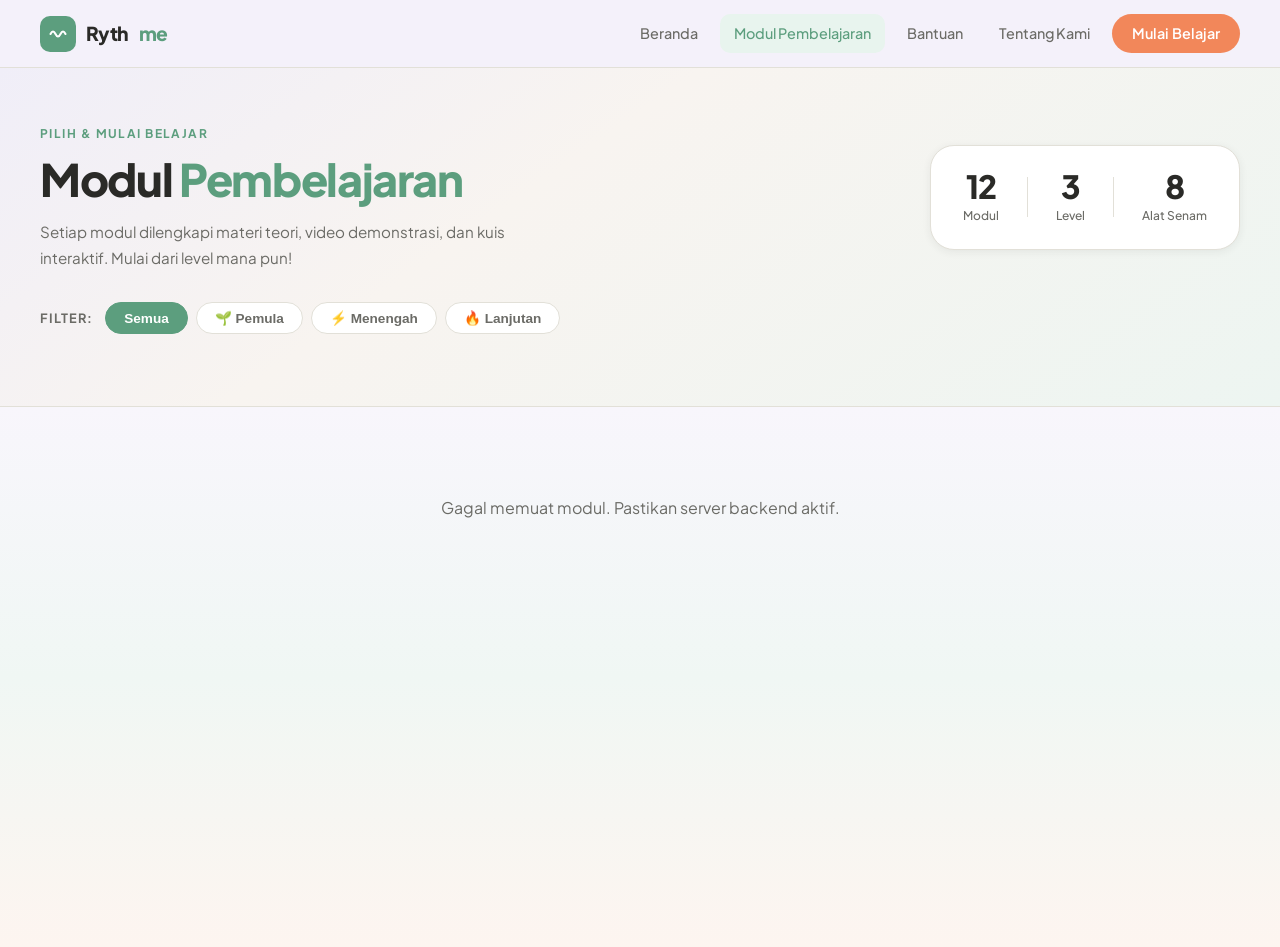
<file: modul.html>
<!DOCTYPE html>
<html lang="id">
<head>
  <meta charset="UTF-8">
  <meta name="viewport" content="width=device-width, initial-scale=1.0">
  <title>Modul Pembelajaran — Rythme</title>
  <link rel="preconnect" href="https://fonts.googleapis.com">
  <link rel="preconnect" href="https://fonts.gstatic.com" crossorigin>
  <link href="https://fonts.googleapis.com/css2?family=Plus+Jakarta+Sans:wght@400;500;600;700;800&display=swap" rel="stylesheet">
  <link rel="stylesheet" href="style.css">
  <link rel="stylesheet" href="modul.css">
</head>
<body class="page-modul">

  <!-- NAVBAR -->
  <header class="navbar">
    <a href="index.html" class="nav-logo">
      <div class="nav-logo-icon">
        <svg viewBox="0 0 24 24" fill="none" stroke="white" stroke-width="2.5" stroke-linecap="round">
          <path d="M3 12 Q6 6 9 12 Q12 18 15 12 Q18 6 21 12"/>
        </svg>
      </div>
      Ryth<span class="accent">me</span>
    </a>

    <nav class="nav-links">
      <a href="index.html">Beranda</a>
      <a href="modul.html" class="active">Modul Pembelajaran</a>
      <a href="index.html#bantuan">Bantuan</a>
      <a href="index.html#tentang">Tentang Kami</a>
      <a href="modul.html" class="nav-cta">Mulai Belajar</a>
    </nav>

    <button class="hamburger" id="hamburgerBtn" aria-label="Buka menu navigasi" aria-expanded="false">
      <span class="hamburger-line"></span>
      <span class="hamburger-line"></span>
      <span class="hamburger-line"></span>
    </button>
  </header>

  <nav class="mobile-nav" id="mobileNav" aria-hidden="true">
    <a href="index.html">Beranda</a>
    <a href="modul.html">Modul Pembelajaran</a>
    <a href="index.html#bantuan">Bantuan</a>
    <a href="index.html#tentang">Tentang Kami</a>
    <a href="modul.html" class="mob-cta">Mulai Belajar</a>
  </nav>

  <!-- PAGE CONTENT -->
  <main class="modul-page">

    <!-- HERO HEADER -->
    <div class="modul-hero">
      <div class="modul-hero-inner">
        <div class="modul-hero-left">
          <span class="section-kicker">Pilih & Mulai Belajar</span>
          <h1 class="modul-hero-title">Modul <em>Pembelajaran</em></h1>
          <p class="modul-hero-desc">Setiap modul dilengkapi materi teori, video demonstrasi, dan kuis interaktif. Mulai dari level mana pun!</p>
        </div>
        <div class="modul-hero-right">
          <div class="modul-stat-card">
            <div class="modul-stat-item">
              <div class="modul-stat-num">12</div>
              <div class="modul-stat-label">Modul</div>
            </div>
            <div class="modul-stat-divider"></div>
            <div class="modul-stat-item">
              <div class="modul-stat-num">3</div>
              <div class="modul-stat-label">Level</div>
            </div>
            <div class="modul-stat-divider"></div>
            <div class="modul-stat-item">
              <div class="modul-stat-num">8</div>
              <div class="modul-stat-label">Alat Senam</div>
            </div>
          </div>
        </div>
      </div>

      <!-- Filter bar -->
      <div class="modul-hero-inner" style="padding-top: 0;">
        <div class="filter-bar">
          <span class="filter-label">Filter:</span>
          <div class="filter-tags">
            <button class="filter-tag active" data-filter="semua">Semua</button>
            <button class="filter-tag" data-filter="pemula">🌱 Pemula</button>
            <button class="filter-tag" data-filter="menengah">⚡ Menengah</button>
            <button class="filter-tag" data-filter="lanjutan">🔥 Lanjutan</button>
          </div>
        </div>
      </div>
    </div>

    <!-- MODULE GRID -->
    <div class="modul-grid-section">
      <div class="modul-grid" id="modulGrid">
        <div class="admin-loading" style="text-align:center; padding:60px 0; color:#6B6B66; grid-column: 1 / -1;">Memuat modul...</div>

      </div>
    </div>
  </main>

  <script>
    // Hamburger
    const hamburgerBtn = document.getElementById('hamburgerBtn');
    const mobileNav    = document.getElementById('mobileNav');

    hamburgerBtn.addEventListener('click', () => {
      const isOpen = hamburgerBtn.classList.toggle('open');
      hamburgerBtn.setAttribute('aria-expanded', isOpen);
      mobileNav.setAttribute('aria-hidden', !isOpen);
      mobileNav.classList.toggle('visible', isOpen);
    });

    mobileNav.querySelectorAll('a').forEach(link => {
      link.addEventListener('click', () => {
        hamburgerBtn.classList.remove('open');
        hamburgerBtn.setAttribute('aria-expanded', 'false');
        mobileNav.classList.remove('visible');
        mobileNav.setAttribute('aria-hidden', 'true');
      });
    });

    document.addEventListener('click', e => {
      if (!hamburgerBtn.contains(e.target) && !mobileNav.contains(e.target)) {
        hamburgerBtn.classList.remove('open');
        hamburgerBtn.setAttribute('aria-expanded', 'false');
        mobileNav.classList.remove('visible');
        mobileNav.setAttribute('aria-hidden', 'true');
      }
    });

    // ===== Ambil semua modul dari API =====
    const API_BASE = 'http://localhost/rythme/backend/api/';
    // Saat sudah di hosting, ganti jadi: const API_BASE = 'https://namadomainmu.com/backend/api/';

    const levelEmoji  = { pemula: '🌱', menengah: '⚡', lanjutan: '🔥' };
    const thumbColors = { pemula: ['thumb-green', 'thumb-peach', 'thumb-purple'], menengah: ['thumb-amber'], lanjutan: ['thumb-rose'] };

    let allModules = [];

    async function loadAllModules() {
      const grid = document.getElementById('modulGrid');

      try {
        const res = await fetch(API_BASE + 'modules.php');
        allModules = await res.json();

        document.querySelector('.modul-stat-num').textContent = allModules.length;

        renderModules(allModules);
      } catch (err) {
        grid.innerHTML = `<p style="grid-column:1/-1; text-align:center; color:#6B6B66; padding:40px 0;">Gagal memuat modul. Pastikan server backend aktif.</p>`;
      }
    }

    function renderModules(modules) {
      const grid = document.getElementById('modulGrid');

      if (modules.length === 0) {
        grid.innerHTML = `<p style="grid-column:1/-1; text-align:center; color:#6B6B66; padding:40px 0;">Belum ada modul untuk kategori ini.</p>`;
        return;
      }

      grid.innerHTML = modules.map(m => {
        const colorOptions = thumbColors[m.level] || ['thumb-green'];
        const color = colorOptions[m.module_number % colorOptions.length];
        const thumbStyle = m.thumbnail_url ? `background-image:url('${m.thumbnail_url}'); background-size:cover; background-position:center;` : '';

        return `
          <a href="detail-modul.html?id=${m.id}" class="modul-card" data-level="${m.level}">
            <div class="modul-thumb ${color}" style="${thumbStyle}">
              <span class="modul-badge badge-${m.level}">${levelEmoji[m.level] || ''} ${capitalize(m.level)}</span>
              ${!m.thumbnail_url ? `<div class="modul-thumb-icon">🎀</div>` : ''}
              <span class="modul-duration">${m.duration_minutes || 0} menit</span>
            </div>
            <div class="modul-card-body">
              <div class="modul-card-num">Modul ${String(m.module_number).padStart(2,'0')}</div>
              <h3 class="modul-card-title">${escapeHtml(m.title)}</h3>
              <p class="modul-card-desc">${escapeHtml(m.description || '')}</p>
            </div>
            <div class="modul-card-cta">
              <span>Pelajari Modul</span>
              <div class="cta-arrow">›</div>
            </div>
          </a>
        `;
      }).join('');
    }

    function escapeHtml(str) {
      const div = document.createElement('div');
      div.textContent = str;
      return div.innerHTML;
    }

    function capitalize(str) {
      return str ? str.charAt(0).toUpperCase() + str.slice(1) : '';
    }

    // Filter logic (sekarang filter dari data, bukan DOM langsung)
    const filterTags = document.querySelectorAll('.filter-tag');

    filterTags.forEach(btn => {
      btn.addEventListener('click', () => {
        filterTags.forEach(b => b.classList.remove('active'));
        btn.classList.add('active');

        const filter = btn.dataset.filter;
        const filtered = filter === 'semua' ? allModules : allModules.filter(m => m.level === filter);
        renderModules(filtered);
      });
    });

    loadAllModules();
  </script>

</body>
</html>
</file>
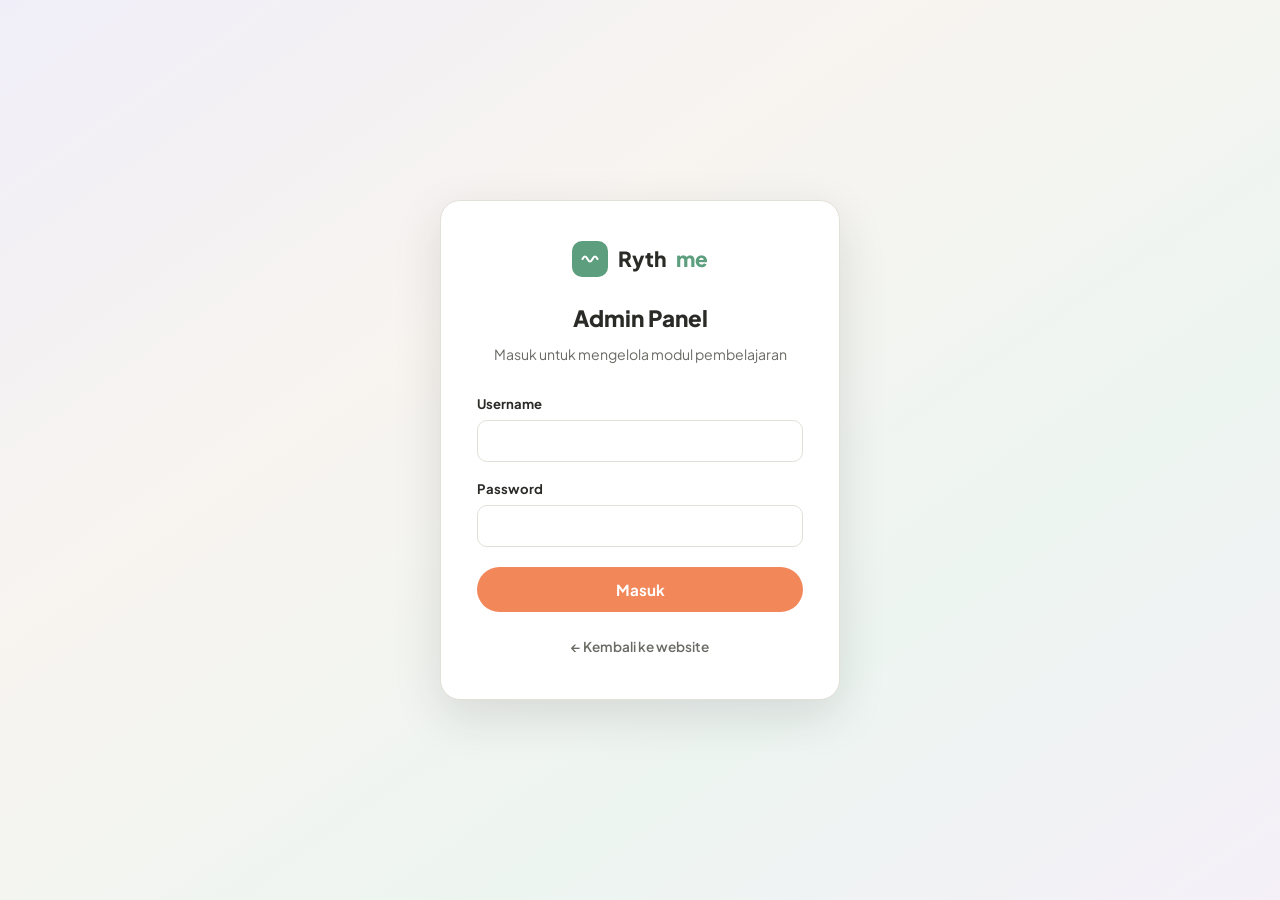
<file: admin/dashboard.html>
<!DOCTYPE html>
<html lang="id">
<head>
  <meta charset="UTF-8">
  <meta name="viewport" content="width=device-width, initial-scale=1.0">
  <title>Dashboard Admin — Rythme</title>
  <link rel="preconnect" href="https://fonts.googleapis.com">
  <link rel="preconnect" href="https://fonts.gstatic.com" crossorigin>
  <link href="https://fonts.googleapis.com/css2?family=Plus+Jakarta+Sans:wght@400;500;600;700;800&display=swap" rel="stylesheet">
  <link rel="stylesheet" href="admin.css">
</head>
<body>

  <header class="admin-topbar">
    <div class="admin-logo">
      <div class="admin-logo-icon">
        <svg viewBox="0 0 24 24" fill="none" stroke="white" stroke-width="2.5" stroke-linecap="round">
          <path d="M3 12 Q6 6 9 12 Q12 18 15 12 Q18 6 21 12"/>
        </svg>
      </div>
      Ryth<span class="accent">me</span>
      <span class="admin-tag">ADMIN</span>
    </div>
    <div class="admin-topbar-right">
      <span class="admin-username" id="adminUsername">—</span>
      <button class="btn-logout" onclick="adminLogout()">Keluar</button>
    </div>
  </header>

  <main class="admin-container">

    <div class="admin-page-header">
      <div>
        <h1 class="admin-page-title">Dashboard Modul</h1>
        <p class="admin-page-sub">Kelola materi, video, dan kuis pembelajaran</p>
      </div>
      <a href="form-modul.html" class="btn btn-primary">+ Tambah Modul Baru</a>
    </div>

    <!-- Stats -->
    <div class="admin-stats-row">
      <div class="admin-stat-card">
        <div class="admin-stat-num" id="statTotal">—</div>
        <div class="admin-stat-label">Total Modul</div>
      </div>
      <div class="admin-stat-card">
        <div class="admin-stat-num" id="statPublished">—</div>
        <div class="admin-stat-label">Published</div>
      </div>
      <div class="admin-stat-card">
        <div class="admin-stat-num" id="statHomepage">—</div>
        <div class="admin-stat-label">Tampil di Beranda</div>
      </div>
      <div class="admin-stat-card">
        <div class="admin-stat-num" id="statResults">—</div>
        <div class="admin-stat-label">Total Pengerjaan Kuis</div>
      </div>
    </div>

    <!-- Tabs -->
    <div class="admin-tabs">
      <div class="admin-tab active" data-tab="modul" onclick="switchTab('modul')">Daftar Modul</div>
      <div class="admin-tab" data-tab="hasil" onclick="switchTab('hasil')">Hasil Kuis</div>
    </div>

    <!-- TAB: Daftar Modul -->
    <div id="tabModul">
      <div class="admin-module-grid" id="moduleList">
        <div class="admin-loading">Memuat data modul...</div>
      </div>
    </div>

    <!-- TAB: Hasil Kuis -->
    <div id="tabHasil" style="display:none;">
      <div class="form-row" style="margin-bottom: 20px; max-width: 320px;">
        <label style="font-size:0.82rem; font-weight:700; margin-bottom:6px; display:block;">Filter berdasarkan modul</label>
        <select id="filterModul" class="form-group" style="width:100%; padding: 10px 14px; border:1.5px solid var(--border); border-radius:10px; font-family:inherit; font-size:0.88rem;">
          <option value="">Semua Modul</option>
        </select>
      </div>
      <div id="resultsWrap">
        <div class="admin-loading">Memuat hasil kuis...</div>
      </div>
    </div>

  </main>

  <!-- Modal konfirmasi hapus -->
  <div class="modal-overlay" id="deleteModal">
    <div class="modal-box">
      <div class="modal-icon">🗑️</div>
      <div class="modal-title">Hapus modul ini?</div>
      <p class="modal-desc">Semua materi, video, soal kuis, dan hasil kuis yang terkait modul ini akan ikut terhapus permanen. Tindakan ini tidak bisa dibatalkan.</p>
      <div class="modal-actions">
        <button class="btn btn-outline" onclick="closeDeleteModal()">Batal</button>
        <button class="btn" style="background: var(--red); color:white;" id="confirmDeleteBtn">Ya, Hapus</button>
      </div>
    </div>
  </div>

  <div class="toast" id="toast"></div>

  <script src="admin.js"></script>
  <script>
    requireLogin();
    document.getElementById('adminUsername').textContent = localStorage.getItem('admin_username') || 'Admin';

    let allModules = [];
    let allResults = [];
    let moduleToDelete = null;

    // ===== Load data saat halaman dibuka =====
    async function loadModules() {
      try {
        const res = await apiFetch('modules.php?admin=1');
        if (!res) return;
        allModules = await res.json();
        renderModules();
        renderStats();
        populateFilterDropdown();
      } catch (err) {
        document.getElementById('moduleList').innerHTML = `<div class="admin-empty">Gagal memuat data: ${err.message}</div>`;
      }
    }

    function renderStats() {
      document.getElementById('statTotal').textContent = allModules.length;
      document.getElementById('statPublished').textContent = allModules.filter(m => m.is_published == 1).length;
      document.getElementById('statHomepage').textContent = allModules.filter(m => m.show_on_homepage == 1).length;
      document.getElementById('statResults').textContent = allResults.length || '0';
    }

    function renderModules() {
      const wrap = document.getElementById('moduleList');

      if (allModules.length === 0) {
        wrap.innerHTML = `
          <div class="admin-empty">
            <div class="admin-empty-icon">📚</div>
            <p>Belum ada modul. Klik "Tambah Modul Baru" untuk mulai.</p>
          </div>`;
        return;
      }

      wrap.innerHTML = allModules.map(m => `
        <div class="admin-module-row">
          <div class="admin-module-thumb ${!m.thumbnail_url ? 'no-video' : ''}"
               style="${m.thumbnail_url ? `background-image:url('${m.thumbnail_url}')` : ''}">
            ${!m.thumbnail_url ? 'Tanpa video' : ''}
          </div>
          <div class="admin-module-info">
            <div class="admin-module-title-row">
              <span class="admin-module-num">Modul ${String(m.module_number).padStart(2,'0')}</span>
            </div>
            <div class="admin-module-title">${escapeHtml(m.title)}</div>
            <div class="admin-module-meta" style="margin-top:6px;">
              <span class="badge badge-${m.level}">${capitalize(m.level)}</span>
              <span class="badge badge-${m.is_published == 1 ? 'published' : 'draft'}">${m.is_published == 1 ? 'Published' : 'Draft'}</span>
              ${m.show_on_homepage == 1 ? '<span class="badge badge-homepage">Di Beranda</span>' : ''}
            </div>
          </div>
          <div class="admin-module-actions">
            <a href="form-modul.html?id=${m.id}" class="icon-btn" title="Edit">
              <svg viewBox="0 0 24 24" fill="none" stroke="currentColor" stroke-width="2" stroke-linecap="round" stroke-linejoin="round"><path d="M11 4H4a2 2 0 0 0-2 2v14a2 2 0 0 0 2 2h14a2 2 0 0 0 2-2v-7"/><path d="M18.5 2.5a2.12 2.12 0 0 1 3 3L12 15l-4 1 1-4Z"/></svg>
            </a>
            <button class="icon-btn danger" title="Hapus" onclick="openDeleteModal(${m.id}, '${escapeHtml(m.title).replace(/'/g, "\\'")}')">
              <svg viewBox="0 0 24 24" fill="none" stroke="currentColor" stroke-width="2" stroke-linecap="round" stroke-linejoin="round"><path d="M3 6h18M19 6v14a2 2 0 0 1-2 2H7a2 2 0 0 1-2-2V6m3 0V4a2 2 0 0 1 2-2h4a2 2 0 0 1 2 2v2"/></svg>
            </button>
          </div>
        </div>
      `).join('');
    }

    function escapeHtml(str) {
      const div = document.createElement('div');
      div.textContent = str;
      return div.innerHTML;
    }

    function capitalize(str) {
      return str.charAt(0).toUpperCase() + str.slice(1);
    }

    // ===== Hapus modul =====
    function openDeleteModal(id, title) {
      moduleToDelete = id;
      document.getElementById('deleteModal').classList.add('visible');
    }

    function closeDeleteModal() {
      moduleToDelete = null;
      document.getElementById('deleteModal').classList.remove('visible');
    }

    document.getElementById('confirmDeleteBtn').addEventListener('click', async () => {
      if (!moduleToDelete) return;

      try {
        const res = await apiFetch(`modules.php?id=${moduleToDelete}`, { method: 'DELETE' });
        if (!res) return;
        const data = await res.json();

        if (!res.ok) throw new Error(data.error || 'Gagal menghapus modul');

        showToast('Modul berhasil dihapus', 'success');
        closeDeleteModal();
        loadModules();

      } catch (err) {
        showToast(err.message, 'error');
      }
    });

    // ===== Tabs =====
    function switchTab(tab) {
      document.querySelectorAll('.admin-tab').forEach(t => t.classList.remove('active'));
      document.querySelector(`.admin-tab[data-tab="${tab}"]`).classList.add('active');

      document.getElementById('tabModul').style.display = tab === 'modul' ? 'block' : 'none';
      document.getElementById('tabHasil').style.display = tab === 'hasil' ? 'block' : 'none';

      if (tab === 'hasil' && allResults.length === 0) {
        loadResults();
      }
    }

    // ===== Hasil kuis =====
    async function loadResults() {
      try {
        const res = await apiFetch('kuis.php?all=1');
        if (!res) return;
        allResults = await res.json();
        renderResults(allResults);
        renderStats();
      } catch (err) {
        document.getElementById('resultsWrap').innerHTML = `<div class="admin-empty">Gagal memuat hasil: ${err.message}</div>`;
      }
    }

    function populateFilterDropdown() {
      const select = document.getElementById('filterModul');
      allModules.forEach(m => {
        const opt = document.createElement('option');
        opt.value = m.id;
        opt.textContent = `Modul ${String(m.module_number).padStart(2,'0')} — ${m.title}`;
        select.appendChild(opt);
      });
    }

    document.getElementById('filterModul').addEventListener('change', (e) => {
      const moduleId = e.target.value;
      const filtered = moduleId ? allResults.filter(r => r.module_id == moduleId) : allResults;
      renderResults(filtered);
    });

    function renderResults(results) {
      const wrap = document.getElementById('resultsWrap');

      if (results.length === 0) {
        wrap.innerHTML = `
          <div class="admin-empty">
            <div class="admin-empty-icon">📝</div>
            <p>Belum ada user yang mengerjakan kuis.</p>
          </div>`;
        return;
      }

      wrap.innerHTML = `
        <table class="results-table">
          <thead>
            <tr>
              <th>Nama</th>
              <th>Modul</th>
              <th>Skor</th>
              <th>Waktu Pengerjaan</th>
            </tr>
          </thead>
          <tbody>
            ${results.map(r => {
              const pct = (r.score / r.total_questions) * 100;
              const scoreClass = pct >= 80 ? 'score-high' : pct >= 50 ? 'score-mid' : 'score-low';
              return `
                <tr>
                  <td><strong>${escapeHtml(r.user_name)}</strong></td>
                  <td>Modul ${String(r.module_number || '').padStart(2,'0')} — ${escapeHtml(r.module_title)}</td>
                  <td><span class="score-pill ${scoreClass}">${r.score} / ${r.total_questions}</span></td>
                  <td>${formatTanggal(r.submitted_at)}</td>
                </tr>
              `;
            }).join('')}
          </tbody>
        </table>
      `;
    }

    // ===== Toast =====
    function showToast(message, type = 'success') {
      const toast = document.getElementById('toast');
      toast.textContent = message;
      toast.className = `toast visible ${type}`;
      setTimeout(() => toast.classList.remove('visible'), 3000);
    }

    // Init
    loadModules();
  </script>

</body>
</html>
</file>
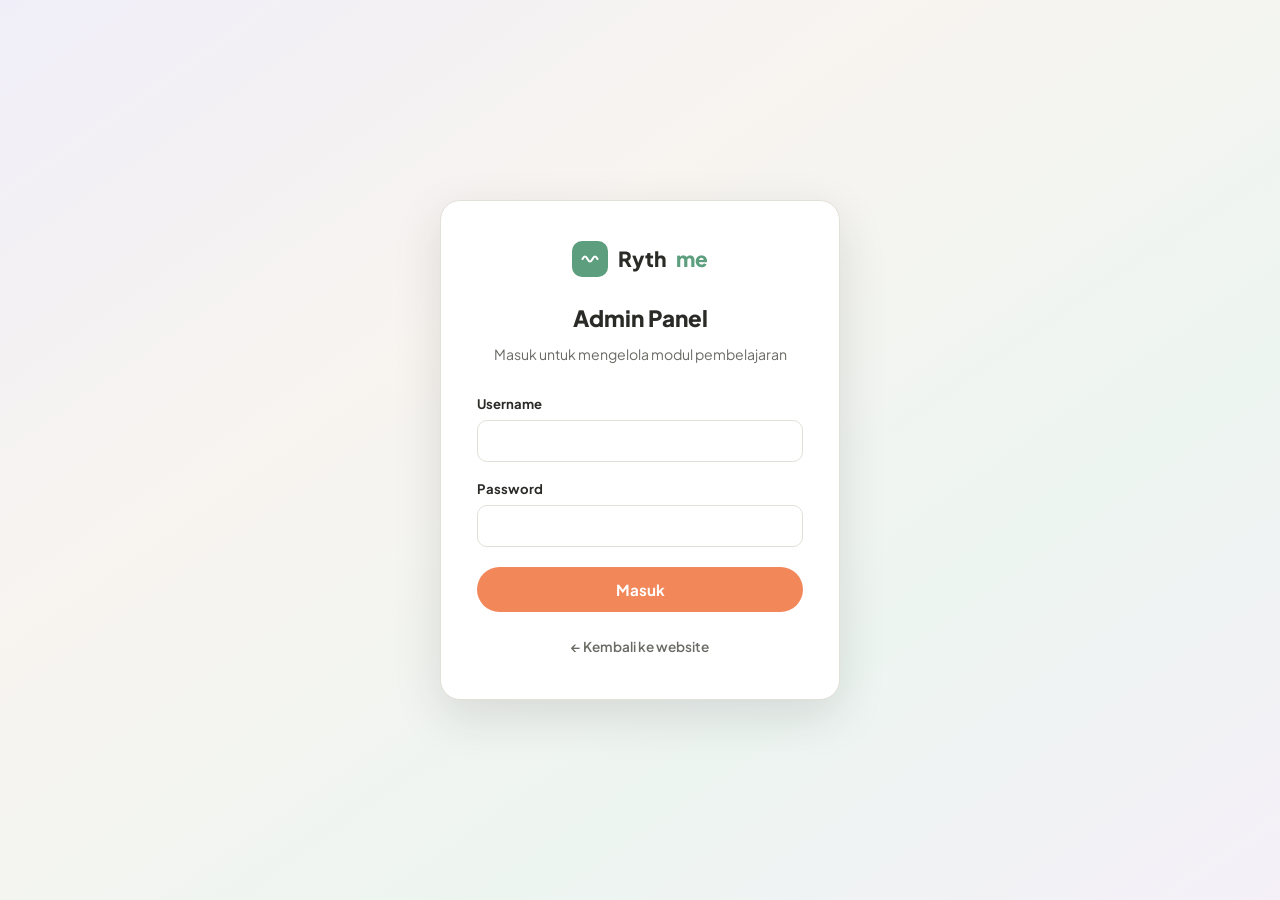
<file: admin/form-modul.html>
<!DOCTYPE html>
<html lang="id">
<head>
  <meta charset="UTF-8">
  <meta name="viewport" content="width=device-width, initial-scale=1.0">
  <title id="pageTitle">Tambah Modul — Rythme</title>
  <link rel="preconnect" href="https://fonts.googleapis.com">
  <link rel="preconnect" href="https://fonts.gstatic.com" crossorigin>
  <link href="https://fonts.googleapis.com/css2?family=Plus+Jakarta+Sans:wght@400;500;600;700;800&display=swap" rel="stylesheet">
  <link rel="stylesheet" href="admin.css">
</head>
<body>

  <header class="admin-topbar">
    <div class="admin-logo">
      <div class="admin-logo-icon">
        <svg viewBox="0 0 24 24" fill="none" stroke="white" stroke-width="2.5" stroke-linecap="round">
          <path d="M3 12 Q6 6 9 12 Q12 18 15 12 Q18 6 21 12"/>
        </svg>
      </div>
      Ryth<span class="accent">me</span>
      <span class="admin-tag">ADMIN</span>
    </div>
    <div class="admin-topbar-right">
      <a href="dashboard.html" class="btn-logout">← Kembali ke Dashboard</a>
    </div>
  </header>

  <main class="admin-container" style="max-width: 800px;">

    <div class="admin-page-header">
      <div>
        <h1 class="admin-page-title" id="formTitle">Tambah Modul Baru</h1>
        <p class="admin-page-sub">Isi informasi modul, materi pembelajaran, dan kuis</p>
      </div>
    </div>

    <form id="modulForm">

      <!-- ============ SECTION: Info Dasar ============ -->
      <div class="form-section">
        <div class="form-section-title">
          <div class="form-section-num">1</div>
          Informasi Dasar Modul
        </div>
        <div class="form-section-desc">Judul, level, dan pengaturan tampilan modul</div>

        <div class="form-row">
          <div class="form-grid-2">
            <div class="form-group">
              <label for="moduleNumber">Nomor Modul</label>
              <input type="number" id="moduleNumber" min="1" required placeholder="Contoh: 1">
            </div>
            <div class="form-group">
              <label for="level">Level Kesulitan</label>
              <select id="level" required>
                <option value="pemula">🌱 Pemula</option>
                <option value="menengah">⚡ Menengah</option>
                <option value="lanjutan">🔥 Lanjutan</option>
              </select>
            </div>
          </div>
        </div>

        <div class="form-row">
          <div class="form-group">
            <label for="title">Judul Modul</label>
            <input type="text" id="title" required placeholder="Contoh: Pengantar & Konsep Dasar Senam Irama">
          </div>
        </div>

        <div class="form-row">
          <div class="form-group">
            <label for="description">Deskripsi Singkat</label>
            <textarea id="description" rows="3" placeholder="Deskripsi singkat yang akan tampil di kartu preview modul"></textarea>
          </div>
        </div>

        <div class="form-row">
          <div class="form-grid-2">
            <div class="form-group">
              <label for="durationMinutes">Estimasi Durasi (menit)</label>
              <input type="number" id="durationMinutes" min="0" placeholder="Contoh: 20">
            </div>
            <div class="form-group">
              <label for="sortOrder">Urutan Tampil (opsional)</label>
              <input type="number" id="sortOrder" min="0" placeholder="Kosongkan jika tidak perlu">
            </div>
          </div>
        </div>

        <div class="form-row">
          <div class="checkbox-row">
            <input type="checkbox" id="isPublished" checked>
            <label for="isPublished">Tampilkan modul ini di website (Published)</label>
          </div>
        </div>

        <div class="form-row">
          <div class="checkbox-row">
            <input type="checkbox" id="showOnHomepage">
            <label for="showOnHomepage">Tampilkan juga di halaman Beranda (index)</label>
          </div>
        </div>
      </div>

      <!-- ============ SECTION: Video YouTube ============ -->
      <div class="form-section">
        <div class="form-section-title">
          <div class="form-section-num">2</div>
          Video YouTube
        </div>
        <div class="form-section-desc">Thumbnail otomatis diambil dari video ini</div>

        <div class="form-row">
          <div class="form-group">
            <label for="youtubeUrl">Link Video YouTube</label>
            <input type="text" id="youtubeUrl" placeholder="https://www.youtube.com/watch?v=...">
          </div>
        </div>

        <div class="yt-preview" id="ytPreview">
          <img id="ytThumbnail" src="" alt="Preview thumbnail">
          <div class="yt-preview-label">✓ Thumbnail terdeteksi otomatis</div>
        </div>
      </div>

      <!-- ============ SECTION: Materi (dinamis) ============ -->
      <div class="form-section">
        <div class="form-section-title">
          <div class="form-section-num">3</div>
          Materi Pembelajaran
        </div>
        <div class="form-section-desc">Tambahkan section materi: judul, tag, isi, dan highlight (opsional)</div>

        <div id="sectionsContainer"></div>

        <button type="button" class="btn-add-block" onclick="addSection()">+ Tambah Section Materi</button>
      </div>

      <!-- ============ SECTION: Kuis (dinamis) ============ -->
      <div class="form-section">
        <div class="form-section-title">
          <div class="form-section-num">4</div>
          Soal Kuis
        </div>
        <div class="form-section-desc">Tambahkan soal pilihan ganda yang akan muncul setelah materi & video</div>

        <div id="quizContainer"></div>

        <button type="button" class="btn-add-block" onclick="addQuestion()">+ Tambah Soal Kuis</button>
      </div>

      <div class="form-actions">
        <a href="dashboard.html" class="btn btn-outline">Batal</a>
        <button type="submit" class="btn btn-primary" id="submitBtn">Simpan Modul</button>
      </div>

    </form>

  </main>

  <div class="toast" id="toast"></div>

  <script src="admin.js"></script>
  <script>
    requireLogin();

    let sectionCount = 0;
    let questionCount = 0;
    const urlParams = new URLSearchParams(window.location.search);
    const editId = urlParams.get('id');

    // ===== Preview thumbnail YouTube otomatis =====
    document.getElementById('youtubeUrl').addEventListener('input', (e) => {
      const id = extractYoutubeId(e.target.value);
      const preview = document.getElementById('ytPreview');
      const img = document.getElementById('ytThumbnail');

      if (id) {
        img.src = `https://img.youtube.com/vi/${id}/hqdefault.jpg`;
        preview.classList.add('visible');
      } else {
        preview.classList.remove('visible');
      }
    });

    // ===== Tambah blok Section Materi =====
    function addSection(data = null) {
      sectionCount++;
      const id = sectionCount;
      const div = document.createElement('div');
      div.className = 'dynamic-block';
      div.id = `section-${id}`;
      div.innerHTML = `
        <div class="dynamic-block-header">
          <span class="dynamic-block-label">Section Materi #${id}</span>
          <button type="button" class="btn-remove-block" onclick="removeBlock('section-${id}')">✕</button>
        </div>
        <div class="form-row">
          <div class="form-grid-2">
            <div class="form-group">
              <label>Judul Section</label>
              <input type="text" class="section-title" placeholder="Contoh: Apa Itu Senam Irama?" value="${data?.section_title ? escapeAttr(data.section_title) : ''}">
            </div>
            <div class="form-group">
              <label>Tag (opsional)</label>
              <input type="text" class="section-tag" placeholder="Contoh: Konsep Dasar" value="${data?.section_tag ? escapeAttr(data.section_tag) : ''}">
            </div>
          </div>
        </div>
        <div class="form-row">
          <div class="form-group">
            <label>Isi Materi</label>
            <textarea class="section-body" rows="4" placeholder="Tulis isi materi di sini...">${data?.section_body ? data.section_body : ''}</textarea>
          </div>
        </div>
        <div class="form-row">
          <div class="form-group">
            <label>Kotak Highlight / Kutipan (opsional)</label>
            <textarea class="section-highlight" rows="2" placeholder="Fakta menarik atau kutipan penting (akan ditampilkan dalam kotak berwarna)">${data?.highlight_text ? data.highlight_text : ''}</textarea>
          </div>
        </div>
      `;
      document.getElementById('sectionsContainer').appendChild(div);
    }

    // ===== Tambah blok Soal Kuis =====
    function addQuestion(data = null) {
      questionCount++;
      const id = questionCount;
      const div = document.createElement('div');
      div.className = 'dynamic-block';
      div.id = `question-${id}`;
      div.innerHTML = `
        <div class="dynamic-block-header">
          <span class="dynamic-block-label">Soal #${id}</span>
          <button type="button" class="btn-remove-block" onclick="removeBlock('question-${id}')">✕</button>
        </div>
        <div class="form-row">
          <div class="form-group">
            <label>Pertanyaan</label>
            <textarea class="q-text" rows="2" placeholder="Tulis pertanyaan di sini...">${data?.question_text ? data.question_text : ''}</textarea>
          </div>
        </div>
        <div class="quiz-options-grid">
          <div class="quiz-option-input">
            <span class="quiz-option-letter">A</span>
            <input type="text" class="q-opt-a" placeholder="Pilihan A" value="${data?.option_a ? escapeAttr(data.option_a) : ''}" style="flex:1;">
          </div>
          <div class="quiz-option-input">
            <span class="quiz-option-letter">B</span>
            <input type="text" class="q-opt-b" placeholder="Pilihan B" value="${data?.option_b ? escapeAttr(data.option_b) : ''}" style="flex:1;">
          </div>
          <div class="quiz-option-input">
            <span class="quiz-option-letter">C</span>
            <input type="text" class="q-opt-c" placeholder="Pilihan C" value="${data?.option_c ? escapeAttr(data.option_c) : ''}" style="flex:1;">
          </div>
          <div class="quiz-option-input">
            <span class="quiz-option-letter">D</span>
            <input type="text" class="q-opt-d" placeholder="Pilihan D" value="${data?.option_d ? escapeAttr(data.option_d) : ''}" style="flex:1;">
          </div>
        </div>
        <div class="correct-answer-row">
          <label>Jawaban Benar:</label>
          <select class="q-correct">
            <option value="A" ${data?.correct_option === 'A' ? 'selected' : ''}>A</option>
            <option value="B" ${data?.correct_option === 'B' ? 'selected' : ''}>B</option>
            <option value="C" ${data?.correct_option === 'C' ? 'selected' : ''}>C</option>
            <option value="D" ${data?.correct_option === 'D' ? 'selected' : ''}>D</option>
          </select>
        </div>
      `;
      document.getElementById('quizContainer').appendChild(div);
    }

    function removeBlock(id) {
      document.getElementById(id).remove();
    }

    function escapeAttr(str) {
      return String(str).replace(/"/g, '&quot;');
    }

    // ===== Kumpulkan semua data section & soal dari DOM =====
    function collectSections() {
      const blocks = document.querySelectorAll('#sectionsContainer .dynamic-block');
      return Array.from(blocks).map(block => ({
        title: block.querySelector('.section-title').value,
        tag: block.querySelector('.section-tag').value,
        body: block.querySelector('.section-body').value,
        highlight: block.querySelector('.section-highlight').value || null,
      })).filter(s => s.title || s.body); // skip yang kosong total
    }

    function collectQuestions() {
      const blocks = document.querySelectorAll('#quizContainer .dynamic-block');
      return Array.from(blocks).map(block => ({
        question_text: block.querySelector('.q-text').value,
        option_a: block.querySelector('.q-opt-a').value,
        option_b: block.querySelector('.q-opt-b').value,
        option_c: block.querySelector('.q-opt-c').value,
        option_d: block.querySelector('.q-opt-d').value,
        correct_option: block.querySelector('.q-correct').value,
      })).filter(q => q.question_text); // skip yang kosong total
    }

    // ===== Mode Edit: load data modul yang sudah ada =====
    async function loadExistingModule() {
      document.getElementById('formTitle').textContent = 'Edit Modul';
      document.getElementById('pageTitle').textContent = 'Edit Modul — Rythme';
      document.getElementById('submitBtn').textContent = 'Update Modul';

      try {
        // Endpoint khusus admin: 1x panggil sudah dapat semua data termasuk draft & correct_option
        const res = await apiFetch(`modules.php?id=${editId}&admin=1`);
        if (!res) return;

        if (!res.ok) {
          showToast('Modul tidak ditemukan', 'error');
          return;
        }

        const m = await res.json();

        document.getElementById('moduleNumber').value = m.module_number;
        document.getElementById('level').value = m.level;
        document.getElementById('title').value = m.title;
        document.getElementById('description').value = m.description || '';
        document.getElementById('durationMinutes').value = m.duration_minutes || '';
        document.getElementById('sortOrder').value = m.sort_order || '';
        document.getElementById('isPublished').checked = m.is_published == 1;
        document.getElementById('showOnHomepage').checked = m.show_on_homepage == 1;
        document.getElementById('youtubeUrl').value = m.youtube_url || '';

        if (m.thumbnail_url) {
          document.getElementById('ytThumbnail').src = m.thumbnail_url;
          document.getElementById('ytPreview').classList.add('visible');
        }

        if (m.sections && m.sections.length > 0) {
          m.sections.forEach(s => addSection({
            section_title: s.section_title,
            section_tag: s.section_tag,
            section_body: s.section_body,
            highlight_text: s.highlight_text,
          }));
        }

        if (m.quiz_questions && m.quiz_questions.length > 0) {
          m.quiz_questions.forEach(q => addQuestion({
            question_text: q.question_text,
            option_a: q.option_a,
            option_b: q.option_b,
            option_c: q.option_c,
            option_d: q.option_d,
            correct_option: q.correct_option,
          }));
        }

      } catch (err) {
        showToast('Gagal memuat data modul: ' + err.message, 'error');
      }
    }

    // ===== Submit form (tambah / edit) =====
    document.getElementById('modulForm').addEventListener('submit', async (e) => {
      e.preventDefault();

      const submitBtn = document.getElementById('submitBtn');
      submitBtn.disabled = true;
      submitBtn.textContent = 'Menyimpan...';

      const payload = {
        module_number: parseInt(document.getElementById('moduleNumber').value),
        title: document.getElementById('title').value,
        description: document.getElementById('description').value,
        level: document.getElementById('level').value,
        youtube_url: document.getElementById('youtubeUrl').value,
        duration_minutes: parseInt(document.getElementById('durationMinutes').value) || 0,
        is_published: document.getElementById('isPublished').checked ? 1 : 0,
        show_on_homepage: document.getElementById('showOnHomepage').checked ? 1 : 0,
        sort_order: parseInt(document.getElementById('sortOrder').value) || 0,
        sections: collectSections(),
        quiz_questions: collectQuestions(),
      };

      try {
        let res;
        if (editId) {
          res = await apiFetch(`modules.php?id=${editId}`, {
            method: 'PUT',
            body: JSON.stringify(payload),
          });
        } else {
          res = await apiFetch('modules.php', {
            method: 'POST',
            body: JSON.stringify(payload),
          });
        }

        if (!res) return;
        const data = await res.json();

        if (!res.ok) throw new Error(data.error || 'Gagal menyimpan modul');

        showToast(editId ? 'Modul berhasil diperbarui!' : 'Modul berhasil ditambahkan!', 'success');
        setTimeout(() => { window.location.href = 'dashboard.html'; }, 1200);

      } catch (err) {
        showToast(err.message, 'error');
        submitBtn.disabled = false;
        submitBtn.textContent = editId ? 'Update Modul' : 'Simpan Modul';
      }
    });

    function showToast(message, type = 'success') {
      const toast = document.getElementById('toast');
      toast.textContent = message;
      toast.className = `toast visible ${type}`;
      setTimeout(() => toast.classList.remove('visible'), 3000);
    }

    // ===== Init =====
    if (editId) {
      loadExistingModule();
    } else {
      // Modul baru: mulai dengan 1 section dan 1 soal kosong supaya tidak bingung
      addSection();
      addQuestion();
    }
  </script>

</body>
</html>
</file>
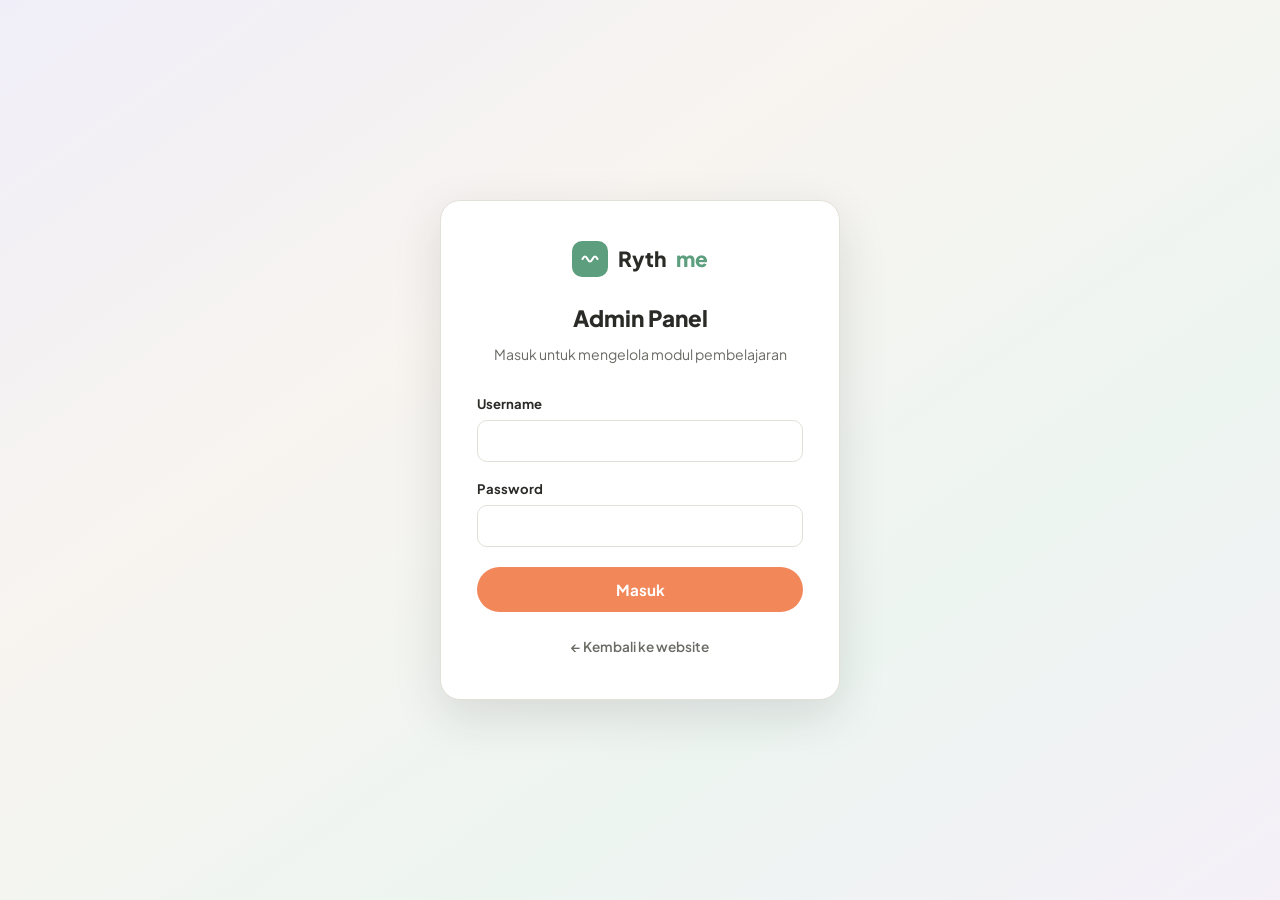
<file: admin/login.html>
<!DOCTYPE html>
<html lang="id">
<head>
  <meta charset="UTF-8">
  <meta name="viewport" content="width=device-width, initial-scale=1.0">
  <title>Login Admin — Rythme</title>
  <link rel="preconnect" href="https://fonts.googleapis.com">
  <link rel="preconnect" href="https://fonts.gstatic.com" crossorigin>
  <link href="https://fonts.googleapis.com/css2?family=Plus+Jakarta+Sans:wght@400;500;600;700;800&display=swap" rel="stylesheet">
  <link rel="stylesheet" href="admin.css">
</head>
<body class="login-page">

  <div class="login-wrap">
    <div class="login-card">
      <div class="login-logo">
        <div class="login-logo-icon">
          <svg viewBox="0 0 24 24" fill="none" stroke="white" stroke-width="2.5" stroke-linecap="round">
            <path d="M3 12 Q6 6 9 12 Q12 18 15 12 Q18 6 21 12"/>
          </svg>
        </div>
        Ryth<span class="accent">me</span>
      </div>

      <h1 class="login-title">Admin Panel</h1>
      <p class="login-sub">Masuk untuk mengelola modul pembelajaran</p>

      <form id="loginForm" class="login-form">
        <div class="form-group">
          <label for="username">Username</label>
          <input type="text" id="username" name="username" autocomplete="username" required>
        </div>

        <div class="form-group">
          <label for="password">Password</label>
          <input type="password" id="password" name="password" autocomplete="current-password" required>
        </div>

        <div class="login-error" id="loginError" style="display:none;"></div>

        <button type="submit" class="btn-login" id="loginBtn">Masuk</button>
      </form>

      <a href="../index.html" class="login-back">← Kembali ke website</a>
    </div>
  </div>

  <script src="admin.js"></script>
  <script>
    document.getElementById('loginForm').addEventListener('submit', async (e) => {
      e.preventDefault();

      const username = document.getElementById('username').value.trim();
      const password = document.getElementById('password').value;
      const errorBox = document.getElementById('loginError');
      const btn = document.getElementById('loginBtn');

      errorBox.style.display = 'none';
      btn.disabled = true;
      btn.textContent = 'Memproses...';

      try {
        const res = await fetch(API_BASE + 'auth.php?action=login', {
          method: 'POST',
          headers: { 'Content-Type': 'application/json' },
          credentials: 'include',
          body: JSON.stringify({ username, password })
        });

        const data = await res.json();

        if (!res.ok) {
          throw new Error(data.error || 'Login gagal');
        }

        // Simpan token di localStorage supaya tetap login walau refresh
        localStorage.setItem('admin_token', data.token);
        localStorage.setItem('admin_username', data.username);

        window.location.href = 'dashboard.html';

      } catch (err) {
        errorBox.textContent = err.message;
        errorBox.style.display = 'block';
        btn.disabled = false;
        btn.textContent = 'Masuk';
      }
    });

    // Kalau sudah login, langsung redirect ke dashboard
    if (localStorage.getItem('admin_token')) {
      window.location.href = 'dashboard.html';
    }
  </script>

</body>
</html>
</file>
<file: style.css>
/* =====================
   TOKENS
===================== */
:root {
  --bg:        #F8F7F3;
  --bg2:       #EFEDE7;
  --white:     #FFFFFF;
  --green:     #5C9E7E;
  --green-d:   #3E7A5E;
  --green-l:   #E8F4EE;
  --peach:     #F2875A;
  --peach-d:   #D96940;
  --peach-l:   #FEF0EA;
  --text:      #2A2A27;
  --muted:     #6B6B66;
  --border:    #E2E0D8;
  --shadow-sm: 0 2px 8px rgba(42,42,39,0.07);
  --shadow-md: 0 6px 24px rgba(42,42,39,0.10);
  --shadow-lg: 0 16px 48px rgba(42,42,39,0.13);
  --radius-sm: 10px;
  --radius-md: 16px;
  --radius-lg: 24px;
  --radius-xl: 32px;
}

/* =====================
   RESET & BASE
===================== */
*, *::before, *::after { box-sizing: border-box; margin: 0; padding: 0; }

html { scroll-behavior: smooth; font-size: 16px; }

body {
  font-family: 'Plus Jakarta Sans', sans-serif;
  background: transparent;
  color: var(--text);
  line-height: 1.6;
  overflow: hidden;
  -webkit-font-smoothing: antialiased;
}

body.scrollable { overflow-y: auto; }

a { text-decoration: none; color: inherit; }
ul { list-style: none; }
img { display: block; max-width: 100%; }

/* =====================
   NAVBAR
===================== */
.navbar {
  position: fixed;
  top: 0; left: 0; right: 0;
  z-index: 1000;
  background: rgba(243, 240, 250, 0.92);
  backdrop-filter: blur(12px);
  -webkit-backdrop-filter: blur(12px);
  border-bottom: 1px solid var(--border);
  height: 68px;
  display: flex;
  align-items: center;
  padding: 0 40px;
  justify-content: space-between;
}

.nav-logo {
  display: flex;
  align-items: center;
  gap: 10px;
  font-size: 1.2rem;
  font-weight: 800;
  color: var(--text);
  letter-spacing: -0.03em;
}

.nav-logo-icon {
  width: 36px; height: 36px;
  background: var(--green);
  border-radius: 10px;
  display: flex; align-items: center; justify-content: center;
}

.nav-logo-icon svg { width: 20px; height: 20px; }

.nav-logo span.accent { color: var(--green); }

.nav-links {
  display: flex;
  align-items: center;
  gap: 8px;
}

.nav-links a {
  font-size: 0.9rem;
  font-weight: 500;
  color: var(--muted);
  padding: 8px 14px;
  border-radius: var(--radius-sm);
  transition: color 0.2s, background 0.2s;
}

.nav-links a:hover {
  color: var(--text);
  background: var(--bg2);
}

.nav-links a.active {
  color: var(--green);
  background: var(--green-l);
}

.nav-cta {
  background: var(--peach) !important;
  color: var(--white) !important;
  padding: 8px 20px !important;
  border-radius: 99px !important;
  font-weight: 600 !important;
  transition: background 0.2s, transform 0.15s !important;
}

.nav-cta:hover {
  background: var(--peach-d) !important;
  transform: translateY(-1px);
}

/* Hamburger (mobile) */
.hamburger {
  display: none;
  flex-direction: column;
  gap: 5px;
  cursor: pointer;
  padding: 8px;
  border-radius: var(--radius-sm);
  background: none;
  border: none;
  transition: background 0.2s;
}

.hamburger:hover { background: var(--bg2); }

.hamburger-line {
  width: 22px; height: 2px;
  background: var(--text);
  border-radius: 2px;
  transition: transform 0.3s, opacity 0.3s;
}

.hamburger.open .hamburger-line:nth-child(1) { transform: translateY(7px) rotate(45deg); }
.hamburger.open .hamburger-line:nth-child(2) { opacity: 0; }
.hamburger.open .hamburger-line:nth-child(3) { transform: translateY(-7px) rotate(-45deg); }

/* Mobile dropdown */
.mobile-nav {
  display: none;
  position: fixed;
  top: 68px; left: 0; right: 0;
  background: var(--white);
  border-bottom: 1px solid var(--border);
  z-index: 999;
  padding: 12px 20px 20px;
  box-shadow: var(--shadow-md);
  transform: translateY(-8px);
  opacity: 0;
  transition: transform 0.25s, opacity 0.25s;
}

.mobile-nav.visible {
  display: block;
  transform: translateY(0);
  opacity: 1;
}

.mobile-nav a {
  display: block;
  padding: 12px 16px;
  font-weight: 500;
  font-size: 0.95rem;
  color: var(--text);
  border-radius: var(--radius-sm);
  transition: background 0.15s;
}

.mobile-nav a:hover { background: var(--bg); }

.mobile-nav a.mob-cta {
  margin-top: 8px;
  background: var(--peach);
  color: var(--white);
  text-align: center;
  border-radius: 99px;
  font-weight: 600;
}

/* =====================
   HERO SECTION
===================== */
.hero {
  min-height: 100vh;
  display: flex;
  align-items: center;
  padding: 68px 40px 0;
  position: relative;
  overflow: hidden;
  background: linear-gradient(145deg, #F0EEF8 0%, #F8F4F0 35%, #EDF5F1 70%, #F5F0F8 100%);
}

/* Decorative blobs */
.hero::before {
  content: '';
  position: absolute;
  top: -80px; right: -80px;
  width: 480px; height: 480px;
  background: radial-gradient(circle, rgba(92,158,126,0.13) 0%, transparent 70%);
  border-radius: 50%;
  pointer-events: none;
}

.hero::after {
  content: '';
  position: absolute;
  bottom: -60px; left: -60px;
  width: 360px; height: 360px;
  background: radial-gradient(circle, rgba(242,135,90,0.10) 0%, transparent 70%);
  border-radius: 50%;
  pointer-events: none;
}

.hero-inner {
  max-width: 1200px;
  margin: 0 auto;
  width: 100%;
  display: grid;
  grid-template-columns: 1fr 1fr;
  gap: 60px;
  align-items: center;
}

.hero-left { position: relative; z-index: 1; }

.hero-eyebrow {
  display: inline-flex;
  align-items: center;
  gap: 8px;
  background: var(--green-l);
  color: var(--green-d);
  font-size: 0.8rem;
  font-weight: 600;
  padding: 6px 14px;
  border-radius: 99px;
  margin-bottom: 24px;
  border: 1px solid rgba(92,158,126,0.2);
}

.hero-eyebrow-dot {
  width: 6px; height: 6px;
  background: var(--green);
  border-radius: 50%;
  animation: pulse 2s ease-in-out infinite;
}

@keyframes pulse {
  0%, 100% { opacity: 1; transform: scale(1); }
  50% { opacity: 0.5; transform: scale(0.8); }
}

.hero-title {
  font-size: clamp(2rem, 4vw, 3.2rem);
  font-weight: 800;
  line-height: 1.15;
  letter-spacing: -0.03em;
  color: var(--text);
  margin-bottom: 20px;
}

.hero-title .highlight {
  color: var(--green);
  position: relative;
}

.hero-title .highlight::after {
  content: '';
  position: absolute;
  bottom: 2px; left: 0; right: 0;
  height: 3px;
  background: var(--peach);
  border-radius: 2px;
  opacity: 0.5;
}

.hero-desc {
  font-size: 1rem;
  color: var(--muted);
  line-height: 1.7;
  max-width: 440px;
  margin-bottom: 36px;
}

/* Feature pills */
.feature-pills {
  display: flex;
  flex-wrap: wrap;
  gap: 10px;
  margin-bottom: 40px;
}

.pill {
  display: flex;
  align-items: center;
  gap: 8px;
  background: var(--white);
  border: 1px solid var(--border);
  border-radius: 99px;
  padding: 8px 16px;
  font-size: 0.85rem;
  font-weight: 600;
  color: var(--text);
  box-shadow: var(--shadow-sm);
}

.pill-icon {
  width: 26px; height: 26px;
  border-radius: 50%;
  display: flex; align-items: center; justify-content: center;
  font-size: 0.85rem;
}

.pill-icon.green  { background: var(--green-l); }
.pill-icon.peach  { background: var(--peach-l); }
.pill-icon.purple { background: #EDE8F8; }

/* CTA buttons */
.cta-group {
  display: flex;
  align-items: center;
  gap: 16px;
  flex-wrap: wrap;
}

.btn-primary {
  display: inline-flex;
  align-items: center;
  gap: 10px;
  background: var(--peach);
  color: var(--white);
  font-weight: 700;
  font-size: 0.95rem;
  padding: 14px 28px;
  border-radius: 99px;
  border: none;
  cursor: pointer;
  transition: background 0.2s, transform 0.2s, box-shadow 0.2s;
  box-shadow: 0 4px 14px rgba(242,135,90,0.35);
}

.btn-primary:hover {
  background: var(--peach-d);
  transform: translateY(-2px);
  box-shadow: 0 8px 20px rgba(242,135,90,0.4);
}

.btn-primary:active { transform: translateY(0); }

.btn-primary svg { width: 18px; height: 18px; transition: transform 0.2s; }
.btn-primary:hover svg { transform: translateY(2px); }

.btn-ghost {
  display: inline-flex;
  align-items: center;
  gap: 8px;
  color: var(--muted);
  font-weight: 500;
  font-size: 0.9rem;
  padding: 14px 4px;
  background: none;
  border: none;
  cursor: pointer;
  transition: color 0.2s;
}

.btn-ghost:hover { color: var(--text); }
.btn-ghost svg { width: 16px; height: 16px; }

/* Stat row */
.stat-row {
  display: flex;
  align-items: center;
  gap: 20px;
  margin-top: 40px;
  padding-top: 32px;
  border-top: 1px solid var(--border);
}

.stat { text-align: center; }

.stat-num {
  font-size: 1.4rem;
  font-weight: 800;
  color: var(--text);
  letter-spacing: -0.04em;
}

.stat-label {
  font-size: 0.75rem;
  color: var(--muted);
  font-weight: 500;
}

.stat-divider {
  width: 1px;
  height: 36px;
  background: var(--border);
}

/* Hero right: illustration */
.hero-right {
  position: relative;
  z-index: 1;
  display: flex;
  justify-content: center;
  align-items: center;
}

.hero-illustration {
  width: 100%;
  max-width: 480px;
}

/* Floating cards */
.float-card {
  position: absolute;
  background: var(--white);
  border-radius: var(--radius-md);
  box-shadow: var(--shadow-md);
  padding: 14px 18px;
  display: flex;
  align-items: center;
  gap: 12px;
  border: 1px solid var(--border);
  animation: float 4s ease-in-out infinite;
}

.float-card:nth-child(2) { animation-delay: -2s; }

@keyframes float {
  0%, 100% { transform: translateY(0); }
  50% { transform: translateY(-8px); }
}

.float-card-1 { top: 10%; left: -20px; }
.float-card-2 { bottom: 15%; right: -10px; }

.float-card-icon {
  width: 38px; height: 38px;
  border-radius: 10px;
  display: flex; align-items: center; justify-content: center;
  font-size: 1.1rem;
  flex-shrink: 0;
}

.float-card-text { min-width: 100px; }

.float-card-label {
  font-size: 0.7rem;
  color: var(--muted);
  font-weight: 500;
  margin-bottom: 2px;
}

.float-card-value {
  font-size: 0.9rem;
  font-weight: 700;
  color: var(--text);
}

.mini-progress {
  margin-top: 6px;
  height: 5px;
  background: var(--border);
  border-radius: 99px;
  overflow: hidden;
  width: 100px;
}

.mini-progress-fill {
  height: 100%;
  border-radius: 99px;
  background: var(--green);
}

/* Scroll hint */
.scroll-hint {
  position: absolute;
  bottom: 32px;
  left: 50%;
  transform: translateX(-50%);
  display: flex;
  flex-direction: column;
  align-items: center;
  gap: 8px;
  color: var(--muted);
  font-size: 0.75rem;
  font-weight: 500;
  opacity: 0;
  transition: opacity 0.6s;
  pointer-events: none;
}

.scroll-hint.visible { opacity: 1; }

.scroll-mouse {
  width: 22px; height: 34px;
  border: 2px solid var(--border);
  border-radius: 99px;
  display: flex;
  justify-content: center;
  padding-top: 5px;
}

.scroll-wheel {
  width: 3px; height: 7px;
  background: var(--muted);
  border-radius: 99px;
  animation: scrollWheel 1.5s ease-in-out infinite;
}

@keyframes scrollWheel {
  0% { transform: translateY(0); opacity: 1; }
  100% { transform: translateY(8px); opacity: 0; }
}

/* =====================
   BERANDA / CARD SECTION
===================== */
.section-beranda {
  min-height: 100vh;
  padding: 80px 40px 100px;
  background: linear-gradient(160deg, #F5F0FB 0%, #EEF6F2 50%, #FEF4EE 100%);
  position: relative;
}

.section-beranda::before {
  content: '';
  position: absolute;
  top: 0; left: 0; right: 0;
  height: 1px;
  background: linear-gradient(to right, transparent, var(--border), transparent);
}

.beranda-inner { max-width: 1200px; margin: 0 auto; }

.beranda-top {
  display: flex;
  align-items: flex-end;
  justify-content: space-between;
  margin-bottom: 56px;
  flex-wrap: wrap;
  gap: 20px;
}

.section-kicker {
  display: block;
  font-size: 0.75rem;
  font-weight: 700;
  text-transform: uppercase;
  letter-spacing: 0.12em;
  color: var(--green);
  margin-bottom: 10px;
}

.beranda-title {
  font-size: clamp(1.6rem, 3vw, 2.5rem);
  font-weight: 800;
  letter-spacing: -0.03em;
  color: var(--text);
  line-height: 1.2;
  max-width: 400px;
}

.beranda-title em {
  font-style: normal;
  color: var(--green);
}

.btn-outline {
  display: inline-flex;
  align-items: center;
  gap: 8px;
  background: transparent;
  border: 1.5px solid var(--border);
  color: var(--text);
  font-weight: 600;
  font-size: 0.88rem;
  padding: 10px 20px;
  border-radius: 99px;
  cursor: pointer;
  transition: border-color 0.2s, background 0.2s, color 0.2s;
}

.btn-outline:hover {
  border-color: var(--green);
  color: var(--green);
  background: var(--green-l);
}

.btn-outline svg { width: 15px; height: 15px; }

/* Card grid */
.card-grid {
  display: grid;
  grid-template-columns: repeat(3, 1fr);
  gap: 28px;
}

.card {
  background: var(--white);
  border: 1px solid var(--border);
  border-radius: var(--radius-lg);
  overflow: hidden;
  transition: transform 0.25s, box-shadow 0.25s;
  cursor: pointer;
  display: flex;
  flex-direction: column;
}

.card:hover {
  transform: translateY(-6px);
  box-shadow: var(--shadow-lg);
}

/* Card thumbnails */
.card-thumb {
  height: 200px;
  display: flex;
  align-items: flex-end;
  padding: 18px;
  position: relative;
  overflow: hidden;
}

.card-thumb.green {
  background: linear-gradient(135deg, #C8EAD9 0%, #7EC8A4 60%, #5C9E7E 100%);
}

.card-thumb.peach {
  background: linear-gradient(135deg, #FDE8DA 0%, #F4A87C 60%, #F2875A 100%);
}

.card-thumb.purple {
  background: linear-gradient(135deg, #E8E3F8 0%, #B8A9EE 60%, #9080D4 100%);
}

.card-thumb::before {
  content: '';
  position: absolute;
  top: -40px; right: -40px;
  width: 150px; height: 150px;
  background: rgba(255,255,255,0.15);
  border-radius: 50%;
}

.card-thumb::after {
  content: '';
  position: absolute;
  bottom: -20px; left: 20px;
  width: 90px; height: 90px;
  background: rgba(255,255,255,0.1);
  border-radius: 50%;
}

.card-thumb-badge {
  position: relative;
  z-index: 1;
  background: rgba(255,255,255,0.9);
  backdrop-filter: blur(4px);
  border-radius: 99px;
  padding: 5px 12px;
  font-size: 0.75rem;
  font-weight: 700;
  color: var(--text);
}

.card-body {
  padding: 24px;
  flex: 1;
  display: flex;
  flex-direction: column;
}

.card-tag {
  font-size: 0.7rem;
  font-weight: 700;
  text-transform: uppercase;
  letter-spacing: 0.1em;
  color: var(--muted);
  margin-bottom: 8px;
}

.card-title {
  font-size: 1.05rem;
  font-weight: 700;
  color: var(--text);
  line-height: 1.35;
  margin-bottom: 10px;
}

.card-desc {
  font-size: 0.875rem;
  color: var(--muted);
  line-height: 1.65;
  flex: 1;
}

.card-footer {
  display: flex;
  align-items: center;
  justify-content: space-between;
  padding: 16px 24px;
  border-top: 1px solid var(--border);
}

.card-meta {
  font-size: 0.78rem;
  color: var(--muted);
  font-weight: 500;
}

.card-arrow {
  width: 36px; height: 36px;
  background: var(--bg);
  border-radius: 50%;
  border: 1px solid var(--border);
  display: flex; align-items: center; justify-content: center;
  transition: background 0.2s, border-color 0.2s;
}

.card:hover .card-arrow {
  background: var(--peach);
  border-color: var(--peach);
}

.card-arrow svg {
  width: 16px; height: 16px;
  stroke: var(--muted);
  transition: stroke 0.2s;
}

.card:hover .card-arrow svg { stroke: white; }

/* =====================
   RESPONSIVE
===================== */
@media (max-width: 900px) {
  .hero-inner { grid-template-columns: 1fr; gap: 40px; }
  .hero-right { order: -1; }
  .hero-illustration { max-width: 320px; }
  .card-grid { grid-template-columns: repeat(2, 1fr); }
  .navbar { padding: 0 20px; }
  .nav-links { display: none; }
  .hamburger { display: flex; }
}

@media (max-width: 600px) {
  .hero { padding: 68px 20px 0; }
  .section-beranda { padding: 60px 20px 80px; }
  .card-grid { grid-template-columns: 1fr; }
  .hero-title { font-size: 1.9rem; }
  .beranda-top { flex-direction: column; align-items: flex-start; }
  .stat-row { gap: 14px; }
}

@media (prefers-reduced-motion: reduce) {
  *, *::before, *::after { animation: none !important; transition: none !important; }
}

/* =====================
   SECTION: TENTANG KAMI
===================== */
.section-tentang {
  padding: 90px 40px;
  background: var(--white);
  border-top: 1px solid var(--border);
}

.tentang-inner {
  max-width: 880px;
  margin: 0 auto;
  text-align: center;
}

.tentang-badge {
  display: inline-block;
  background: var(--peach-l);
  color: var(--peach-d);
  font-size: 0.78rem;
  font-weight: 700;
  padding: 6px 16px;
  border-radius: 99px;
  margin-bottom: 18px;
}

.tentang-title {
  font-size: clamp(1.6rem, 3vw, 2.2rem);
  font-weight: 800;
  letter-spacing: -0.03em;
  color: var(--text);
  margin-bottom: 20px;
}

.tentang-lead {
  font-size: 1rem;
  color: var(--muted);
  line-height: 1.8;
  max-width: 640px;
  margin: 0 auto 56px;
}

.tentang-grid {
  display: grid;
  grid-template-columns: repeat(3, 1fr);
  gap: 24px;
  text-align: left;
}

.tentang-card {
  background: var(--bg);
  border: 1px solid var(--border);
  border-radius: var(--radius-lg);
  padding: 28px 24px;
}

.tentang-card-icon {
  width: 52px; height: 52px;
  background: var(--white);
  border: 1px solid var(--border);
  border-radius: var(--radius-md);
  display: flex; align-items: center; justify-content: center;
  font-size: 1.4rem;
  margin-bottom: 16px;
}

.tentang-card-title {
  font-size: 1rem;
  font-weight: 800;
  color: var(--text);
  margin-bottom: 8px;
}

.tentang-card-desc {
  font-size: 0.875rem;
  color: var(--muted);
  line-height: 1.65;
}

/* =====================
   SECTION: BANTUAN / FAQ
===================== */
.section-bantuan {
  padding: 90px 40px;
  background: linear-gradient(160deg, #F5F0FB 0%, #EEF6F2 50%, #FEF4EE 100%);
  border-top: 1px solid var(--border);
}

.bantuan-inner {
  max-width: 720px;
  margin: 0 auto;
}

.bantuan-header {
  text-align: center;
  margin-bottom: 48px;
}

.bantuan-title {
  font-size: clamp(1.6rem, 3vw, 2.2rem);
  font-weight: 800;
  letter-spacing: -0.03em;
  color: var(--text);
  margin: 10px 0 12px;
}

.bantuan-sub {
  font-size: 0.95rem;
  color: var(--muted);
}

.faq-list {
  display: flex;
  flex-direction: column;
  gap: 12px;
}

.faq-item {
  background: var(--white);
  border: 1px solid var(--border);
  border-radius: var(--radius-md);
  overflow: hidden;
  transition: border-color 0.2s;
}

.faq-item.open {
  border-color: var(--green);
}

.faq-question {
  width: 100%;
  display: flex;
  align-items: center;
  justify-content: space-between;
  gap: 16px;
  padding: 18px 22px;
  background: none;
  border: none;
  text-align: left;
  font-family: inherit;
  font-size: 0.92rem;
  font-weight: 700;
  color: var(--text);
  cursor: pointer;
}

.faq-icon {
  flex-shrink: 0;
  width: 26px; height: 26px;
  border-radius: 50%;
  background: var(--bg);
  display: flex; align-items: center; justify-content: center;
  font-size: 1.1rem;
  font-weight: 600;
  color: var(--muted);
  transition: background 0.2s, color 0.2s, transform 0.25s;
}

.faq-item.open .faq-icon {
  background: var(--green);
  color: var(--white);
  transform: rotate(45deg);
}

.faq-answer {
  max-height: 0;
  overflow: hidden;
  transition: max-height 0.3s ease, padding 0.3s ease;
}

.faq-item.open .faq-answer {
  max-height: 220px;
  padding: 0 22px 20px;
}

.faq-answer p {
  font-size: 0.875rem;
  color: var(--muted);
  line-height: 1.7;
}

/* =====================
   FOOTER
===================== */
.site-footer {
  background: var(--text);
  padding: 56px 40px 28px;
}

.footer-inner {
  max-width: 1200px;
  margin: 0 auto;
  display: flex;
  align-items: flex-start;
  justify-content: space-between;
  flex-wrap: wrap;
  gap: 24px;
  padding-bottom: 32px;
  border-bottom: 1px solid rgba(255,255,255,0.12);
}

.footer-brand .nav-logo {
  color: var(--white);
  margin-bottom: 10px;
}

.footer-brand .nav-logo .accent { color: #8FCBA8; }

.footer-tagline {
  font-size: 0.85rem;
  color: rgba(255,255,255,0.55);
  max-width: 260px;
  line-height: 1.6;
}

.footer-links {
  display: flex;
  gap: 28px;
  flex-wrap: wrap;
}

.footer-links a {
  font-size: 0.88rem;
  font-weight: 600;
  color: rgba(255,255,255,0.7);
  transition: color 0.2s;
}

.footer-links a:hover { color: var(--white); }

.footer-bottom {
  max-width: 1200px;
  margin: 24px auto 0;
  font-size: 0.78rem;
  color: rgba(255,255,255,0.4);
  text-align: center;
}

/* =====================
   RESPONSIVE: ADDITIONAL SECTIONS
===================== */
@media (max-width: 900px) {
  .tentang-grid { grid-template-columns: 1fr; }
}

@media (max-width: 600px) {
  .section-tentang, .section-bantuan { padding: 56px 20px; }
  .site-footer { padding: 40px 20px 24px; }
  .footer-inner { flex-direction: column; }
  .faq-question { padding: 16px 18px; font-size: 0.88rem; }
}
</file>
<file: detail.css>
/* =====================
   DETAIL MODUL PAGE — detail.css
   Import setelah style.css
===================== */

body.page-detail {
  overflow-y: auto;
  background: #F5F3F9;
}

/* =====================
   BREADCRUMB
===================== */
.breadcrumb-bar {
  background: var(--white);
  border-bottom: 1px solid var(--border);
  padding: 0 40px;
}

.breadcrumb-inner {
  max-width: 1300px;
  margin: 0 auto;
  display: flex;
  align-items: center;
  gap: 6px;
  height: 44px;
  font-size: 0.8rem;
  font-weight: 500;
}

.breadcrumb-link {
  color: var(--muted);
  transition: color 0.15s;
}

.breadcrumb-link:hover { color: var(--green); }

.breadcrumb-sep {
  width: 14px; height: 14px;
  color: var(--border);
  flex-shrink: 0;
}

.breadcrumb-current {
  color: var(--text);
  font-weight: 600;
}

/* =====================
   LAYOUT
===================== */
.detail-page {
  padding-top: 68px;
  min-height: 100vh;
}

.detail-layout {
  max-width: 1300px;
  margin: 0 auto;
  padding: 36px 40px 80px;
  display: grid;
  grid-template-columns: 280px 1fr;
  gap: 32px;
  align-items: start;
}

/* =====================
   SIDEBAR
===================== */
.detail-sidebar {
  position: sticky;
  top: 88px;
  display: flex;
  flex-direction: column;
  gap: 16px;
}

.sidebar-card {
  background: var(--white);
  border: 1px solid var(--border);
  border-radius: var(--radius-lg);
  overflow: hidden;
}

.sidebar-card-label {
  font-size: 0.7rem;
  font-weight: 700;
  text-transform: uppercase;
  letter-spacing: 0.1em;
  color: var(--muted);
  padding: 16px 16px 10px;
}

/* Module info card */
.sidebar-module-thumb {
  height: 100px;
  display: flex;
  align-items: center;
  justify-content: center;
  position: relative;
}

.sidebar-module-thumb.thumb-green {
  background: linear-gradient(135deg, #C8EAD9 0%, #7EC8A4 60%, #5C9E7E 100%);
}

.sidebar-thumb-icon {
  font-size: 2.8rem;
  filter: drop-shadow(0 4px 8px rgba(0,0,0,0.15));
}

.sidebar-module-info {
  padding: 14px 16px 16px;
}

.sidebar-module-num {
  font-size: 0.7rem;
  font-weight: 700;
  text-transform: uppercase;
  letter-spacing: 0.1em;
  color: var(--green);
  margin-bottom: 4px;
}

.sidebar-module-title {
  font-size: 0.88rem;
  font-weight: 700;
  color: var(--text);
  line-height: 1.4;
  margin-bottom: 10px;
}

.sidebar-badge {
  display: inline-block;
  font-size: 0.72rem;
  font-weight: 700;
  padding: 3px 10px;
  border-radius: 99px;
  background: var(--green-l);
  color: var(--green-d);
}

/* Progress in sidebar */
.progress-track {
  height: 8px;
  background: var(--bg2);
  border-radius: 99px;
  overflow: hidden;
  margin: 0 16px;
}

.progress-fill {
  height: 100%;
  background: linear-gradient(90deg, var(--green), #7EC8A4);
  border-radius: 99px;
  transition: width 0.5s ease;
}

.progress-meta {
  display: flex;
  align-items: center;
  justify-content: space-between;
  padding: 8px 16px 16px;
  font-size: 0.78rem;
  font-weight: 700;
  color: var(--text);
}

.progress-hint {
  font-size: 0.7rem;
  color: var(--muted);
  font-weight: 400;
}

/* Chapter nav */
.chapter-nav {
  display: flex;
  flex-direction: column;
}

.chapter-link {
  display: flex;
  align-items: center;
  gap: 10px;
  padding: 12px 16px;
  border-bottom: 1px solid var(--border);
  text-decoration: none;
  color: var(--text);
  transition: background 0.15s;
  position: relative;
}

.chapter-link:last-child { border-bottom: none; }

.chapter-link:hover { background: var(--bg); }

.chapter-link.active {
  background: var(--green-l);
}

.chapter-link.active::before {
  content: '';
  position: absolute;
  left: 0; top: 0; bottom: 0;
  width: 3px;
  background: var(--green);
  border-radius: 0 2px 2px 0;
}

.chapter-link-icon {
  font-size: 1.1rem;
  width: 32px;
  height: 32px;
  display: flex; align-items: center; justify-content: center;
  background: var(--bg);
  border-radius: 8px;
  flex-shrink: 0;
}

.chapter-link-title {
  font-size: 0.84rem;
  font-weight: 600;
  color: var(--text);
  line-height: 1.2;
}

.chapter-link-sub {
  font-size: 0.72rem;
  color: var(--muted);
  margin-top: 2px;
}

.chapter-check {
  margin-left: auto;
  width: 20px; height: 20px;
  border-radius: 50%;
  border: 1.5px solid var(--border);
  display: flex; align-items: center; justify-content: center;
  font-size: 0.65rem;
  font-weight: 700;
  color: var(--white);
  flex-shrink: 0;
  transition: background 0.3s, border-color 0.3s;
}

.chapter-check.done {
  background: var(--green);
  border-color: var(--green);
}

/* Next module card */
.sidebar-next-card {
  background: var(--green);
  border-radius: var(--radius-lg);
  padding: 18px;
  text-decoration: none;
  display: block;
  transition: background 0.2s, transform 0.2s;
}

.sidebar-next-card:hover {
  background: var(--green-d);
  transform: translateY(-2px);
}

.sidebar-next-label {
  font-size: 0.7rem;
  font-weight: 700;
  text-transform: uppercase;
  letter-spacing: 0.1em;
  color: rgba(255,255,255,0.7);
  margin-bottom: 6px;
}

.sidebar-next-title {
  font-size: 0.85rem;
  font-weight: 700;
  color: var(--white);
  line-height: 1.4;
  margin-bottom: 12px;
}

.sidebar-next-arrow {
  font-size: 0.8rem;
  font-weight: 700;
  color: rgba(255,255,255,0.85);
}

/* =====================
   MAIN CONTENT
===================== */
.detail-main {
  display: flex;
  flex-direction: column;
  gap: 28px;
  min-width: 0;
}

/* Module header card */
.module-header-card {
  background: var(--white);
  border: 1px solid var(--border);
  border-radius: var(--radius-lg);
  padding: 32px;
}

.module-header-top {
  display: flex;
  align-items: center;
  gap: 12px;
  margin-bottom: 16px;
}

.module-level-badge {
  font-size: 0.75rem;
  font-weight: 700;
  padding: 4px 12px;
  border-radius: 99px;
  background: var(--green-l);
  color: var(--green-d);
}

.module-num-tag {
  font-size: 0.72rem;
  font-weight: 700;
  text-transform: uppercase;
  letter-spacing: 0.1em;
  color: var(--muted);
}

.module-title {
  font-size: clamp(1.4rem, 2.5vw, 2rem);
  font-weight: 800;
  color: var(--text);
  letter-spacing: -0.03em;
  line-height: 1.25;
  margin-bottom: 14px;
}

.module-desc {
  font-size: 0.95rem;
  color: var(--muted);
  line-height: 1.7;
  margin-bottom: 24px;
}

.module-meta-row {
  display: flex;
  gap: 12px;
  flex-wrap: wrap;
  padding-top: 20px;
  border-top: 1px solid var(--border);
}

.module-meta-item {
  display: flex;
  align-items: center;
  gap: 8px;
  font-size: 0.82rem;
  font-weight: 600;
  color: var(--text);
  background: var(--bg);
  border: 1px solid var(--border);
  border-radius: var(--radius-sm);
  padding: 6px 14px;
}

.module-meta-icon {
  font-size: 1rem;
}

/* =====================
   SECTION HEADING
===================== */
.section-anchor { scroll-margin-top: 90px; }

.section-heading {
  display: flex;
  align-items: center;
  gap: 14px;
}

.section-num {
  width: 38px; height: 38px;
  background: var(--green);
  color: var(--white);
  border-radius: 50%;
  display: flex; align-items: center; justify-content: center;
  font-weight: 800;
  font-size: 1rem;
  flex-shrink: 0;
}

.section-title {
  font-size: 1.25rem;
  font-weight: 800;
  color: var(--text);
  letter-spacing: -0.02em;
}

/* =====================
   THEORY CARDS
===================== */
.theory-card {
  background: var(--white);
  border: 1px solid var(--border);
  border-radius: var(--radius-lg);
  overflow: hidden;
}

.theory-card-header {
  padding: 16px 24px;
  background: #FAFAF8;
  border-bottom: 1px solid var(--border);
  display: flex;
  align-items: center;
  justify-content: space-between;
  gap: 12px;
}

.theory-card-title {
  font-weight: 700;
  font-size: 0.95rem;
  color: var(--text);
}

.theory-tag {
  font-size: 0.7rem;
  font-weight: 700;
  padding: 3px 10px;
  border-radius: 99px;
  background: var(--bg2);
  color: var(--muted);
  white-space: nowrap;
}

.theory-card-body {
  padding: 24px;
  display: flex;
  flex-direction: column;
  gap: 16px;
}

.theory-card-body p {
  font-size: 0.93rem;
  line-height: 1.75;
  color: #3A3A37;
}

/* Highlighted quote */
.theory-highlight {
  display: flex;
  gap: 14px;
  background: var(--green-l);
  border-left: 4px solid var(--green);
  border-radius: 0 var(--radius-sm) var(--radius-sm) 0;
  padding: 16px 18px;
}

.theory-highlight-icon {
  font-size: 1.2rem;
  flex-shrink: 0;
  margin-top: 2px;
}

.theory-highlight p {
  font-size: 0.88rem !important;
  color: var(--green-d) !important;
  font-style: italic;
  line-height: 1.65 !important;
  margin: 0;
}

/* List */
.theory-list {
  list-style: none;
  display: flex;
  flex-direction: column;
  gap: 2px;
}

.theory-list li {
  display: flex;
  align-items: flex-start;
  gap: 12px;
  padding: 10px 0;
  border-bottom: 1px solid var(--border);
  font-size: 0.9rem;
  line-height: 1.55;
  color: var(--text);
}

.theory-list li:last-child { border-bottom: none; }

.theory-list-icon {
  font-size: 1.1rem;
  flex-shrink: 0;
  margin-top: 1px;
}

/* Tool grid */
.tool-grid {
  display: grid;
  grid-template-columns: repeat(2, 1fr);
  gap: 12px;
}

.tool-card {
  background: var(--bg);
  border: 1px solid var(--border);
  border-radius: var(--radius-md);
  padding: 16px;
  display: flex;
  flex-direction: column;
  gap: 6px;
  transition: border-color 0.2s, box-shadow 0.2s;
}

.tool-card:hover {
  border-color: var(--green);
  box-shadow: var(--shadow-sm);
}

.tool-icon { font-size: 1.8rem; }

.tool-name {
  font-weight: 700;
  font-size: 0.9rem;
  color: var(--text);
}

.tool-desc {
  font-size: 0.8rem;
  color: var(--muted);
  line-height: 1.5;
}

/* =====================
   VIDEO CARD
===================== */
.video-card {
  background: var(--white);
  border: 1px solid var(--border);
  border-radius: var(--radius-lg);
  overflow: hidden;
}

.video-wrapper {
  position: relative;
  padding-bottom: 56.25%;
  background: #111;
  overflow: hidden;
}

.video-wrapper iframe,
.video-wrapper video {
  position: absolute;
  inset: 0;
  width: 100%; height: 100%;
  border: none;
}

.video-placeholder {
  position: absolute;
  inset: 0;
  background: linear-gradient(135deg, #1a1a2e 0%, #16213e 50%, #0f3460 100%);
  display: flex;
  flex-direction: column;
  align-items: center;
  justify-content: center;
  gap: 14px;
  cursor: pointer;
  transition: opacity 0.2s;
}

.video-placeholder:hover { opacity: 0.9; }

.video-play-btn {
  width: 68px; height: 68px;
  background: rgba(255,255,255,0.15);
  border: 2.5px solid rgba(255,255,255,0.7);
  border-radius: 50%;
  display: flex; align-items: center; justify-content: center;
  transition: background 0.2s, transform 0.2s;
}

.video-play-btn:hover {
  background: rgba(255,255,255,0.25);
  transform: scale(1.08);
}

.video-placeholder-text {
  color: var(--white);
  font-weight: 700;
  font-size: 0.95rem;
  letter-spacing: 0.02em;
}

.video-placeholder-sub {
  color: rgba(255,255,255,0.5);
  font-size: 0.78rem;
}

.video-played-msg {
  position: absolute;
  inset: 0;
  background: #1a1a2e;
  display: none;
  flex-direction: column;
  align-items: center;
  justify-content: center;
  gap: 12px;
  padding: 24px;
  font-size: 1.5rem;
}

.video-played-msg p {
  color: rgba(255,255,255,0.6);
  font-size: 0.85rem;
  text-align: center;
  line-height: 1.7;
}

.video-played-msg code {
  background: rgba(255,255,255,0.1);
  padding: 2px 6px;
  border-radius: 4px;
  font-size: 0.78rem;
  color: #7EC8A4;
}

.video-info-bar {
  display: flex;
  align-items: center;
  justify-content: space-between;
  padding: 14px 20px;
  border-top: 1px solid var(--border);
  gap: 12px;
}

.video-info-title {
  font-weight: 700;
  font-size: 0.88rem;
  color: var(--text);
}

.video-info-sub {
  font-size: 0.75rem;
  color: var(--muted);
  margin-top: 3px;
}

.video-duration {
  font-size: 0.82rem;
  font-weight: 700;
  color: var(--muted);
  white-space: nowrap;
  flex-shrink: 0;
}

/* =====================
   QUIZ CARD
===================== */
.quiz-card {
  background: var(--white);
  border: 1px solid var(--border);
  border-radius: var(--radius-lg);
  overflow: hidden;
}

.quiz-card-header {
  background: linear-gradient(135deg, var(--green) 0%, var(--green-d) 100%);
  padding: 20px 24px;
  display: flex;
  align-items: center;
  justify-content: space-between;
  gap: 12px;
}

.quiz-header-left {
  display: flex;
  align-items: center;
  gap: 14px;
}

.quiz-header-icon {
  width: 40px; height: 40px;
  background: rgba(255,255,255,0.2);
  border-radius: 10px;
  display: flex; align-items: center; justify-content: center;
  font-size: 1.2rem;
}

.quiz-header-title {
  font-size: 1rem;
  font-weight: 700;
  color: var(--white);
}

.quiz-header-sub {
  font-size: 0.78rem;
  color: rgba(255,255,255,0.7);
  margin-top: 2px;
}

.quiz-header-badge {
  background: rgba(255,255,255,0.2);
  color: var(--white);
  font-size: 0.8rem;
  font-weight: 700;
  padding: 6px 14px;
  border-radius: 99px;
  border: 1.5px solid rgba(255,255,255,0.3);
  white-space: nowrap;
}

/* Quiz intro */
.quiz-intro {
  padding: 28px 24px;
}

.quiz-intro p {
  font-size: 0.9rem;
  color: var(--muted);
  line-height: 1.7;
  margin-bottom: 20px;
}

.quiz-rules-row {
  display: flex;
  flex-wrap: wrap;
  gap: 8px;
  margin-bottom: 24px;
}

.quiz-rule {
  font-size: 0.8rem;
  font-weight: 600;
  color: var(--text);
  background: var(--bg);
  border: 1px solid var(--border);
  border-radius: var(--radius-sm);
  padding: 7px 14px;
}

.btn-start-quiz {
  background: var(--peach);
  color: var(--white);
  border: none;
  border-radius: 99px;
  font-size: 0.95rem;
  font-weight: 700;
  padding: 12px 28px;
  cursor: pointer;
  transition: background 0.2s, transform 0.2s, box-shadow 0.2s;
  box-shadow: 0 4px 14px rgba(242,135,90,0.3);
}

.btn-start-quiz:hover {
  background: var(--peach-d);
  transform: translateY(-2px);
  box-shadow: 0 8px 20px rgba(242,135,90,0.4);
}

/* Quiz body */
.quiz-body { display: none; padding: 24px; }

.quiz-progress-row {
  display: flex;
  align-items: center;
  gap: 14px;
  margin-bottom: 24px;
}

.quiz-progress-label {
  font-size: 0.8rem;
  font-weight: 700;
  color: var(--muted);
  white-space: nowrap;
}

.quiz-dots {
  display: flex;
  gap: 6px;
  flex: 1;
}

.q-dot {
  height: 6px;
  flex: 1;
  background: var(--border);
  border-radius: 99px;
  transition: background 0.3s;
}

.q-dot.active  { background: var(--peach); }
.q-dot.done    { background: var(--green); }

/* Question card */
.question-card {
  background: var(--bg);
  border: 1px solid var(--border);
  border-radius: var(--radius-md);
  overflow: hidden;
  margin-bottom: 20px;
}

.question-num {
  padding: 10px 16px;
  background: var(--white);
  border-bottom: 1px solid var(--border);
  font-size: 0.72rem;
  font-weight: 700;
  text-transform: uppercase;
  letter-spacing: 0.1em;
  color: var(--muted);
}

.question-text {
  padding: 16px 16px 12px;
  font-weight: 700;
  font-size: 0.95rem;
  line-height: 1.5;
  color: var(--text);
}

.options-list {
  list-style: none;
  padding: 0 16px 16px;
  display: flex;
  flex-direction: column;
  gap: 8px;
}

.option-item {
  display: flex;
  align-items: center;
  gap: 12px;
  padding: 11px 14px;
  border: 1.5px solid var(--border);
  border-radius: var(--radius-sm);
  font-size: 0.88rem;
  cursor: pointer;
  background: var(--white);
  transition: border-color 0.15s, background 0.15s;
  color: var(--text);
}

.option-item:hover {
  border-color: var(--green);
  background: var(--green-l);
}

.option-item.selected {
  border-color: var(--peach);
  background: var(--peach-l);
  color: var(--peach-d);
  font-weight: 600;
}

.option-item.selected .opt-letter { color: var(--peach-d); border-color: var(--peach); }

.option-item.correct {
  border-color: var(--green);
  background: var(--green-l);
  color: var(--green-d);
  font-weight: 600;
}

.option-item.wrong {
  border-color: #EF4444;
  background: #FEF2F2;
  color: #DC2626;
}

.opt-letter {
  width: 26px; height: 26px;
  border: 1.5px solid currentColor;
  border-radius: 50%;
  display: flex; align-items: center; justify-content: center;
  font-size: 0.75rem;
  font-weight: 700;
  flex-shrink: 0;
  color: var(--muted);
}

.option-item.correct .opt-letter { color: var(--green-d); border-color: var(--green); }
.option-item.wrong   .opt-letter { color: #DC2626; border-color: #EF4444; }

/* Quiz nav */
.quiz-nav-row {
  display: flex;
  justify-content: space-between;
  align-items: center;
  padding-top: 16px;
  border-top: 1px solid var(--border);
  margin-top: 4px;
}

.quiz-nav-btn {
  padding: 10px 22px;
  border-radius: 99px;
  border: 1.5px solid var(--border);
  background: var(--white);
  font-weight: 600;
  font-size: 0.88rem;
  cursor: pointer;
  color: var(--text);
  transition: background 0.15s, border-color 0.15s;
}

.quiz-nav-btn:hover { background: var(--bg); border-color: var(--green); }

.quiz-nav-btn.primary {
  background: var(--green);
  border-color: var(--green);
  color: var(--white);
}

.quiz-nav-btn.primary:hover { background: var(--green-d); }

/* Result */
.quiz-result {
  display: none;
  padding: 40px 24px;
  text-align: center;
}

.result-score-box {
  display: inline-block;
  background: var(--green-l);
  border: 2px solid var(--green);
  border-radius: var(--radius-lg);
  padding: 24px 48px;
  margin-bottom: 16px;
}

.result-score-num {
  font-size: 3.5rem;
  font-weight: 800;
  color: var(--green-d);
  letter-spacing: -0.04em;
  line-height: 1;
}

.result-score-label {
  font-size: 0.82rem;
  color: var(--green);
  font-weight: 600;
  margin-top: 6px;
}

.result-stars {
  font-size: 1.4rem;
  margin-bottom: 14px;
}

.result-message {
  font-size: 1.05rem;
  font-weight: 700;
  color: var(--text);
  margin-bottom: 8px;
}

.result-sub {
  font-size: 0.88rem;
  color: var(--muted);
  line-height: 1.6;
  max-width: 400px;
  margin: 0 auto 28px;
}

.result-btn-row {
  display: flex;
  gap: 12px;
  justify-content: center;
  flex-wrap: wrap;
}

.result-btn {
  display: inline-flex;
  align-items: center;
  gap: 8px;
  padding: 11px 24px;
  border-radius: 99px;
  border: 1.5px solid var(--border);
  background: var(--white);
  font-weight: 600;
  font-size: 0.88rem;
  cursor: pointer;
  color: var(--text);
  text-decoration: none;
  transition: background 0.15s, border-color 0.15s;
}

.result-btn:hover { background: var(--bg); }

.result-btn.primary {
  background: var(--green);
  border-color: var(--green);
  color: var(--white);
}

.result-btn.primary:hover { background: var(--green-d); }

/* =====================
   RESPONSIVE
===================== */
@media (max-width: 960px) {
  .detail-layout {
    grid-template-columns: 1fr;
    padding: 24px 20px 60px;
    gap: 24px;
  }

  .detail-sidebar {
    position: static;
    display: grid;
    grid-template-columns: 1fr 1fr;
    gap: 16px;
  }

  .sidebar-next-card { grid-column: span 2; }
  .breadcrumb-bar { padding: 0 20px; }
}

@media (max-width: 600px) {
  .detail-sidebar { grid-template-columns: 1fr; }
  .sidebar-next-card { grid-column: span 1; }
  .module-header-card { padding: 20px; }
  .module-title { font-size: 1.4rem; }
  .tool-grid { grid-template-columns: 1fr; }
  .quiz-rules-row { flex-direction: column; }
  .result-score-num { font-size: 2.8rem; }
  .module-meta-row { gap: 8px; }
}
</file>
<file: modul.css>
/* =====================
   MODUL PAGE — modul.css
   Import ini setelah style.css
===================== */

/* Override body: halaman modul bisa di-scroll */
body.page-modul {
  overflow-y: auto;
  background: transparent;
}

/* =====================
   MODUL HERO HEADER
===================== */
.modul-page {
  padding-top: 68px; /* offset navbar */
  min-height: 100vh;
}

.modul-hero {
  background: linear-gradient(145deg, #F0EEF8 0%, #F8F4F0 40%, #EDF5F1 100%);
  padding: 56px 40px 40px;
  border-bottom: 1px solid var(--border);
}

.modul-hero-inner {
  max-width: 1200px;
  margin: 0 auto;
  display: flex;
  align-items: center;
  justify-content: space-between;
  gap: 40px;
  padding-bottom: 32px;
  flex-wrap: wrap;
}

.modul-hero-left { flex: 1; min-width: 280px; }

.modul-hero-title {
  font-size: clamp(1.8rem, 3.5vw, 2.8rem);
  font-weight: 800;
  letter-spacing: -0.03em;
  color: var(--text);
  line-height: 1.15;
  margin: 10px 0 14px;
}

.modul-hero-title em {
  font-style: normal;
  color: var(--green);
}

.modul-hero-desc {
  font-size: 0.95rem;
  color: var(--muted);
  line-height: 1.7;
  max-width: 480px;
}

/* Stat card in hero */
.modul-stat-card {
  display: flex;
  align-items: center;
  gap: 28px;
  background: var(--white);
  border: 1px solid var(--border);
  border-radius: var(--radius-lg);
  padding: 24px 32px;
  box-shadow: var(--shadow-sm);
  flex-shrink: 0;
}

.modul-stat-item { text-align: center; }

.modul-stat-num {
  font-size: 2rem;
  font-weight: 800;
  color: var(--text);
  letter-spacing: -0.04em;
  line-height: 1;
}

.modul-stat-label {
  font-size: 0.75rem;
  color: var(--muted);
  font-weight: 500;
  margin-top: 4px;
}

.modul-stat-divider {
  width: 1px;
  height: 40px;
  background: var(--border);
}

/* =====================
   FILTER BAR
===================== */
.filter-bar {
  display: flex;
  align-items: center;
  gap: 12px;
  flex-wrap: wrap;
}

.filter-label {
  font-size: 0.8rem;
  font-weight: 700;
  text-transform: uppercase;
  letter-spacing: 0.08em;
  color: var(--muted);
}

.filter-tags {
  display: flex;
  gap: 8px;
  flex-wrap: wrap;
}

.filter-tag {
  display: inline-flex;
  align-items: center;
  gap: 6px;
  padding: 7px 18px;
  border-radius: 99px;
  border: 1.5px solid var(--border);
  background: var(--white);
  font-size: 0.85rem;
  font-weight: 600;
  color: var(--muted);
  cursor: pointer;
  transition: all 0.2s;
}

.filter-tag:hover {
  border-color: var(--green);
  color: var(--green);
  background: var(--green-l);
}

.filter-tag.active {
  border-color: var(--green);
  background: var(--green);
  color: var(--white);
}

/* =====================
   MODULE GRID
===================== */
.modul-grid-section {
  padding: 48px 40px 80px;
  background: linear-gradient(180deg, #F8F6FC 0%, #F0F7F4 50%, #FDF5F0 100%);
  min-height: 60vh;
}

.modul-grid {
  display: grid;
  grid-template-columns: repeat(3, 1fr);
  gap: 24px;
  max-width: 1200px;
  margin: 0 auto;
}

/* =====================
   MODULE CARD
===================== */
.modul-card {
  background: var(--white);
  border: 1px solid var(--border);
  border-radius: var(--radius-lg);
  overflow: hidden;
  display: flex;
  flex-direction: column;
  text-decoration: none;
  color: var(--text);
  transition: transform 0.25s, box-shadow 0.25s;
}

.modul-card:hover {
  transform: translateY(-6px);
  box-shadow: var(--shadow-lg);
}

/* Thumbnail */
.modul-thumb {
  height: 160px;
  position: relative;
  display: flex;
  align-items: center;
  justify-content: center;
  overflow: hidden;
}

/* Decorative circles inside thumb */
.modul-thumb::before {
  content: '';
  position: absolute;
  top: -30px; right: -30px;
  width: 120px; height: 120px;
  background: rgba(255,255,255,0.18);
  border-radius: 50%;
}

.modul-thumb::after {
  content: '';
  position: absolute;
  bottom: -20px; left: -10px;
  width: 80px; height: 80px;
  background: rgba(255,255,255,0.12);
  border-radius: 50%;
}

/* Thumb color variants */
.thumb-green  { background: linear-gradient(135deg, #C8EAD9 0%, #7EC8A4 60%, #5C9E7E 100%); }
.thumb-peach  { background: linear-gradient(135deg, #FDE8DA 0%, #F4A87C 60%, #F2875A 100%); }
.thumb-purple { background: linear-gradient(135deg, #E8E3F8 0%, #B8A9EE 60%, #9080D4 100%); }
.thumb-amber  { background: linear-gradient(135deg, #FEF3C7 0%, #FCD34D 60%, #F59E0B 100%); }
.thumb-rose   { background: linear-gradient(135deg, #FCE7F3 0%, #F9A8D4 60%, #EC4899 100%); }

/* Big emoji icon in center */
.modul-thumb-icon {
  position: relative;
  z-index: 1;
  font-size: 3rem;
  line-height: 1;
  filter: drop-shadow(0 4px 8px rgba(0,0,0,0.12));
}

/* Level badge — top left */
.modul-badge {
  position: absolute;
  top: 12px; left: 12px;
  z-index: 2;
  font-size: 0.7rem;
  font-weight: 700;
  padding: 4px 10px;
  border-radius: 99px;
  background: rgba(255,255,255,0.88);
  backdrop-filter: blur(4px);
  color: var(--text);
}

/* Duration badge — top right */
.modul-duration {
  position: absolute;
  top: 12px; right: 12px;
  z-index: 2;
  font-size: 0.7rem;
  font-weight: 700;
  padding: 4px 10px;
  border-radius: 99px;
  background: rgba(0,0,0,0.3);
  backdrop-filter: blur(4px);
  color: white;
}

/* Card body */
.modul-card-body {
  padding: 20px 20px 16px;
  flex: 1;
  display: flex;
  flex-direction: column;
  gap: 8px;
}

.modul-card-num {
  font-size: 0.7rem;
  font-weight: 700;
  text-transform: uppercase;
  letter-spacing: 0.1em;
  color: var(--green);
}

.modul-card-title {
  font-size: 0.97rem;
  font-weight: 700;
  line-height: 1.4;
  color: var(--text);
  border-left: 3px solid var(--green);
  padding-left: 10px;
}

.modul-card-desc {
  font-size: 0.83rem;
  color: var(--muted);
  line-height: 1.6;
  flex: 1;
}

/* Meta chips */
.modul-card-meta {
  display: flex;
  gap: 6px;
  flex-wrap: wrap;
  margin-top: 4px;
}

.meta-chip {
  font-size: 0.72rem;
  font-weight: 600;
  color: var(--muted);
  background: var(--bg);
  border: 1px solid var(--border);
  border-radius: 99px;
  padding: 3px 10px;
}

/* CTA footer */
.modul-card-cta {
  display: flex;
  align-items: center;
  justify-content: space-between;
  padding: 12px 20px;
  border-top: 1px solid var(--border);
  background: #FAFAF8;
  font-size: 0.82rem;
  font-weight: 700;
  text-transform: uppercase;
  letter-spacing: 0.05em;
  color: var(--muted);
  transition: background 0.2s, color 0.2s;
}

.modul-card:hover .modul-card-cta {
  background: var(--green);
  color: var(--white);
}

.cta-arrow {
  width: 28px; height: 28px;
  border: 1.5px solid currentColor;
  border-radius: 50%;
  display: flex; align-items: center; justify-content: center;
  font-size: 1.1rem;
  line-height: 1;
  transition: background 0.2s, color 0.2s;
}

.modul-card:hover .cta-arrow {
  background: var(--white);
  color: var(--green);
}

/* =====================
   RESPONSIVE
===================== */
@media (max-width: 960px) {
  .modul-grid { grid-template-columns: repeat(2, 1fr); }
  .modul-hero { padding: 48px 20px 32px; }
  .modul-grid-section { padding: 32px 20px 60px; }
  .modul-stat-card { padding: 18px 24px; gap: 20px; }
}

@media (max-width: 600px) {
  .modul-grid { grid-template-columns: 1fr; }
  .modul-hero-inner { flex-direction: column; align-items: flex-start; }
  .modul-stat-card { width: 100%; justify-content: space-around; }
  .modul-hero-title { font-size: 1.7rem; }
}
</file>
<file: admin/admin.css>
/* =====================
   ADMIN PANEL — admin.css
===================== */

:root {
  --bg:        #F8F7F3;
  --bg2:       #EFEDE7;
  --white:     #FFFFFF;
  --green:     #5C9E7E;
  --green-d:   #3E7A5E;
  --green-l:   #E8F4EE;
  --peach:     #F2875A;
  --peach-d:   #D96940;
  --peach-l:   #FEF0EA;
  --red:       #DC2626;
  --red-l:     #FEF2F2;
  --text:      #2A2A27;
  --muted:     #6B6B66;
  --border:    #E2E0D8;
  --shadow-sm: 0 2px 8px rgba(42,42,39,0.07);
  --shadow-md: 0 6px 24px rgba(42,42,39,0.10);
  --shadow-lg: 0 16px 48px rgba(42,42,39,0.13);
  --radius-sm: 10px;
  --radius-md: 14px;
  --radius-lg: 20px;
}

* { box-sizing: border-box; margin: 0; padding: 0; }

body {
  font-family: 'Plus Jakarta Sans', sans-serif;
  background: var(--bg);
  color: var(--text);
  line-height: 1.6;
}

a { text-decoration: none; color: inherit; }
ul { list-style: none; }
button { font-family: inherit; }

/* =====================
   LOGIN PAGE
===================== */
body.login-page {
  min-height: 100vh;
  display: flex;
  align-items: center;
  justify-content: center;
  background: linear-gradient(145deg, #F0EEF8 0%, #F8F4F0 35%, #EDF5F1 70%, #F5F0F8 100%);
  padding: 20px;
}

.login-wrap { width: 100%; max-width: 400px; }

.login-card {
  background: var(--white);
  border: 1px solid var(--border);
  border-radius: var(--radius-lg);
  padding: 40px 36px;
  box-shadow: var(--shadow-lg);
  text-align: center;
}

.login-logo {
  display: inline-flex;
  align-items: center;
  gap: 10px;
  font-size: 1.3rem;
  font-weight: 800;
  margin-bottom: 24px;
}

.login-logo-icon {
  width: 36px; height: 36px;
  background: var(--green);
  border-radius: 10px;
  display: flex; align-items: center; justify-content: center;
}

.login-logo-icon svg { width: 20px; height: 20px; }
.login-logo .accent { color: var(--green); }

.login-title {
  font-size: 1.4rem;
  font-weight: 800;
  margin-bottom: 6px;
}

.login-sub {
  font-size: 0.88rem;
  color: var(--muted);
  margin-bottom: 28px;
}

.login-form { text-align: left; display: flex; flex-direction: column; gap: 16px; }

.form-group { display: flex; flex-direction: column; gap: 6px; }

.form-group label {
  font-size: 0.82rem;
  font-weight: 700;
  color: var(--text);
}

.form-group input,
.form-group select,
.form-group textarea {
  font-family: inherit;
  font-size: 0.92rem;
  padding: 11px 14px;
  border: 1.5px solid var(--border);
  border-radius: var(--radius-sm);
  background: var(--white);
  color: var(--text);
  transition: border-color 0.2s;
}

.form-group input:focus,
.form-group select:focus,
.form-group textarea:focus {
  outline: none;
  border-color: var(--green);
}

.form-group textarea { resize: vertical; min-height: 80px; line-height: 1.6; }

.login-error {
  background: var(--red-l);
  color: var(--red);
  font-size: 0.85rem;
  font-weight: 600;
  padding: 10px 14px;
  border-radius: var(--radius-sm);
}

.btn-login {
  background: var(--peach);
  color: var(--white);
  font-weight: 700;
  font-size: 0.95rem;
  padding: 13px;
  border: none;
  border-radius: 99px;
  cursor: pointer;
  transition: background 0.2s, transform 0.2s;
  margin-top: 4px;
}

.btn-login:hover { background: var(--peach-d); transform: translateY(-1px); }
.btn-login:disabled { opacity: 0.6; cursor: not-allowed; transform: none; }

.login-back {
  display: inline-block;
  margin-top: 24px;
  font-size: 0.85rem;
  color: var(--muted);
  font-weight: 600;
}

.login-back:hover { color: var(--green); }

/* =====================
   ADMIN LAYOUT (dashboard & form)
===================== */
.admin-topbar {
  background: var(--white);
  border-bottom: 1px solid var(--border);
  height: 64px;
  display: flex;
  align-items: center;
  justify-content: space-between;
  padding: 0 28px;
  position: sticky;
  top: 0;
  z-index: 100;
}

.admin-logo {
  display: flex;
  align-items: center;
  gap: 10px;
  font-size: 1.1rem;
  font-weight: 800;
}

.admin-logo-icon {
  width: 32px; height: 32px;
  background: var(--green);
  border-radius: 8px;
  display: flex; align-items: center; justify-content: center;
}

.admin-logo-icon svg { width: 18px; height: 18px; }
.admin-logo .accent { color: var(--green); }
.admin-logo .admin-tag {
  font-size: 0.7rem;
  font-weight: 700;
  color: var(--muted);
  background: var(--bg2);
  padding: 3px 10px;
  border-radius: 99px;
  margin-left: 6px;
}

.admin-topbar-right { display: flex; align-items: center; gap: 16px; }

.admin-username {
  font-size: 0.85rem;
  font-weight: 600;
  color: var(--muted);
}

.btn-logout {
  background: var(--bg);
  border: 1.5px solid var(--border);
  color: var(--text);
  font-weight: 600;
  font-size: 0.85rem;
  padding: 8px 16px;
  border-radius: 99px;
  cursor: pointer;
  transition: border-color 0.2s, color 0.2s;
}

.btn-logout:hover { border-color: var(--red); color: var(--red); }

.admin-container {
  max-width: 1200px;
  margin: 0 auto;
  padding: 32px 28px 80px;
}

.admin-page-header {
  display: flex;
  align-items: center;
  justify-content: space-between;
  margin-bottom: 28px;
  flex-wrap: wrap;
  gap: 16px;
}

.admin-page-title {
  font-size: 1.5rem;
  font-weight: 800;
  letter-spacing: -0.02em;
}

.admin-page-sub {
  font-size: 0.88rem;
  color: var(--muted);
  margin-top: 4px;
}

/* Buttons */
.btn {
  display: inline-flex;
  align-items: center;
  gap: 8px;
  font-weight: 700;
  font-size: 0.88rem;
  padding: 11px 22px;
  border-radius: 99px;
  border: none;
  cursor: pointer;
  transition: background 0.2s, transform 0.15s, border-color 0.2s;
  font-family: inherit;
}

.btn-primary { background: var(--peach); color: var(--white); }
.btn-primary:hover { background: var(--peach-d); transform: translateY(-1px); }

.btn-secondary { background: var(--green); color: var(--white); }
.btn-secondary:hover { background: var(--green-d); }

.btn-outline {
  background: var(--white);
  color: var(--text);
  border: 1.5px solid var(--border);
}
.btn-outline:hover { border-color: var(--green); color: var(--green); }

.btn-danger-outline {
  background: var(--white);
  color: var(--red);
  border: 1.5px solid #F3D2D2;
}
.btn-danger-outline:hover { background: var(--red-l); border-color: var(--red); }

.btn-sm { padding: 7px 14px; font-size: 0.78rem; }

/* Tabs */
.admin-tabs {
  display: flex;
  gap: 4px;
  border-bottom: 2px solid var(--border);
  margin-bottom: 24px;
}

.admin-tab {
  padding: 10px 18px;
  font-size: 0.88rem;
  font-weight: 700;
  color: var(--muted);
  border-bottom: 2px solid transparent;
  margin-bottom: -2px;
  cursor: pointer;
  transition: color 0.2s, border-color 0.2s;
}

.admin-tab:hover { color: var(--text); }
.admin-tab.active { color: var(--green); border-color: var(--green); }

/* Stat cards */
.admin-stats-row {
  display: grid;
  grid-template-columns: repeat(4, 1fr);
  gap: 16px;
  margin-bottom: 28px;
}

.admin-stat-card {
  background: var(--white);
  border: 1px solid var(--border);
  border-radius: var(--radius-md);
  padding: 18px 20px;
}

.admin-stat-num { font-size: 1.8rem; font-weight: 800; letter-spacing: -0.03em; }
.admin-stat-label { font-size: 0.8rem; color: var(--muted); font-weight: 600; margin-top: 2px; }

/* Module table/cards */
.admin-module-grid {
  display: flex;
  flex-direction: column;
  gap: 12px;
}

.admin-module-row {
  background: var(--white);
  border: 1px solid var(--border);
  border-radius: var(--radius-md);
  padding: 16px 18px;
  display: flex;
  align-items: center;
  gap: 16px;
}

.admin-module-thumb {
  width: 90px; height: 56px;
  border-radius: var(--radius-sm);
  background: var(--bg2);
  background-size: cover;
  background-position: center;
  flex-shrink: 0;
  position: relative;
  overflow: hidden;
}

.admin-module-thumb.no-video {
  display: flex;
  align-items: center;
  justify-content: center;
  font-size: 0.65rem;
  color: var(--muted);
  font-weight: 600;
  text-align: center;
}

.admin-module-info { flex: 1; min-width: 0; }

.admin-module-title-row {
  display: flex;
  align-items: center;
  gap: 8px;
  margin-bottom: 4px;
}

.admin-module-num {
  font-size: 0.72rem;
  font-weight: 700;
  color: var(--green);
  text-transform: uppercase;
}

.admin-module-title {
  font-weight: 700;
  font-size: 0.95rem;
  color: var(--text);
  overflow: hidden;
  text-overflow: ellipsis;
  white-space: nowrap;
}

.admin-module-meta {
  display: flex;
  align-items: center;
  gap: 10px;
  flex-wrap: wrap;
}

.badge {
  font-size: 0.7rem;
  font-weight: 700;
  padding: 3px 10px;
  border-radius: 99px;
}

.badge-pemula { background: var(--green-l); color: var(--green-d); }
.badge-menengah { background: #FEF3C7; color: #92400E; }
.badge-lanjutan { background: #FCE7F3; color: #9D174D; }
.badge-published { background: var(--green-l); color: var(--green-d); }
.badge-draft { background: var(--bg2); color: var(--muted); }
.badge-homepage { background: var(--peach-l); color: var(--peach-d); }

.admin-module-actions {
  display: flex;
  gap: 8px;
  flex-shrink: 0;
}

.icon-btn {
  width: 36px; height: 36px;
  border-radius: var(--radius-sm);
  border: 1.5px solid var(--border);
  background: var(--white);
  display: flex; align-items: center; justify-content: center;
  cursor: pointer;
  transition: border-color 0.2s, background 0.2s;
}

.icon-btn svg { width: 16px; height: 16px; }
.icon-btn:hover { border-color: var(--green); background: var(--green-l); }
.icon-btn.danger:hover { border-color: var(--red); background: var(--red-l); }

/* Empty state */
.admin-empty {
  text-align: center;
  padding: 60px 20px;
  color: var(--muted);
}

.admin-empty-icon { font-size: 2.5rem; margin-bottom: 12px; opacity: 0.5; }

/* Loading state */
.admin-loading {
  text-align: center;
  padding: 60px 20px;
  color: var(--muted);
  font-size: 0.9rem;
}

/* =====================
   FORM MODUL PAGE
===================== */
.form-section {
  background: var(--white);
  border: 1px solid var(--border);
  border-radius: var(--radius-lg);
  padding: 28px;
  margin-bottom: 20px;
}

.form-section-title {
  font-size: 1.05rem;
  font-weight: 800;
  margin-bottom: 4px;
  display: flex;
  align-items: center;
  gap: 10px;
}

.form-section-num {
  width: 28px; height: 28px;
  background: var(--green);
  color: var(--white);
  border-radius: 50%;
  display: flex; align-items: center; justify-content: center;
  font-size: 0.85rem;
  font-weight: 800;
  flex-shrink: 0;
}

.form-section-desc {
  font-size: 0.83rem;
  color: var(--muted);
  margin-bottom: 20px;
  margin-left: 38px;
}

.form-grid-2 {
  display: grid;
  grid-template-columns: 1fr 1fr;
  gap: 16px;
}

.form-row { display: flex; flex-direction: column; gap: 16px; margin-bottom: 16px; }
.form-row:last-child { margin-bottom: 0; }

.checkbox-row {
  display: flex;
  align-items: center;
  gap: 10px;
}

.checkbox-row input[type="checkbox"] {
  width: 18px; height: 18px;
  accent-color: var(--green);
  cursor: pointer;
}

.checkbox-row label {
  font-size: 0.88rem;
  font-weight: 600;
  cursor: pointer;
}

/* YouTube preview */
.yt-preview {
  display: none;
  margin-top: 12px;
  border: 1px solid var(--border);
  border-radius: var(--radius-sm);
  overflow: hidden;
  max-width: 280px;
}

.yt-preview.visible { display: block; }
.yt-preview img { width: 100%; display: block; }
.yt-preview-label {
  padding: 8px 12px;
  font-size: 0.78rem;
  font-weight: 600;
  color: var(--green-d);
  background: var(--green-l);
}

/* Dynamic blocks: sections & quiz questions */
.dynamic-block {
  border: 1.5px solid var(--border);
  border-radius: var(--radius-md);
  padding: 20px;
  margin-bottom: 16px;
  position: relative;
  background: #FAFAF8;
}

.dynamic-block-header {
  display: flex;
  align-items: center;
  justify-content: space-between;
  margin-bottom: 14px;
}

.dynamic-block-label {
  font-size: 0.85rem;
  font-weight: 800;
  color: var(--green-d);
}

.btn-remove-block {
  background: var(--red-l);
  color: var(--red);
  border: none;
  width: 28px; height: 28px;
  border-radius: 50%;
  cursor: pointer;
  font-size: 1rem;
  display: flex; align-items: center; justify-content: center;
  transition: background 0.2s;
}

.btn-remove-block:hover { background: #FCDADA; }

.btn-add-block {
  display: flex;
  align-items: center;
  justify-content: center;
  gap: 8px;
  width: 100%;
  padding: 14px;
  border: 2px dashed var(--border);
  border-radius: var(--radius-md);
  background: transparent;
  color: var(--muted);
  font-weight: 700;
  font-size: 0.88rem;
  cursor: pointer;
  transition: border-color 0.2s, color 0.2s, background 0.2s;
}

.btn-add-block:hover {
  border-color: var(--green);
  color: var(--green);
  background: var(--green-l);
}

/* Quiz options grid in form */
.quiz-options-grid {
  display: grid;
  grid-template-columns: 1fr 1fr;
  gap: 12px;
  margin-top: 12px;
}

.quiz-option-input {
  display: flex;
  align-items: center;
  gap: 8px;
}

.quiz-option-letter {
  width: 28px; height: 28px;
  border-radius: 50%;
  background: var(--bg2);
  display: flex; align-items: center; justify-content: center;
  font-size: 0.75rem;
  font-weight: 800;
  flex-shrink: 0;
  color: var(--text);
}

.correct-answer-row {
  display: flex;
  align-items: center;
  gap: 10px;
  margin-top: 14px;
  padding-top: 14px;
  border-top: 1px dashed var(--border);
}

.correct-answer-row label {
  font-size: 0.82rem;
  font-weight: 700;
  white-space: nowrap;
}

.correct-answer-row select { flex: 1; max-width: 140px; }

/* Form footer actions */
.form-actions {
  display: flex;
  gap: 12px;
  justify-content: flex-end;
  padding-top: 8px;
}

/* Toast notification */
.toast {
  position: fixed;
  bottom: 24px;
  right: 24px;
  background: var(--text);
  color: var(--white);
  padding: 14px 22px;
  border-radius: var(--radius-sm);
  font-size: 0.88rem;
  font-weight: 600;
  box-shadow: var(--shadow-lg);
  z-index: 1000;
  display: flex;
  align-items: center;
  gap: 10px;
  transform: translateY(20px);
  opacity: 0;
  transition: transform 0.3s, opacity 0.3s;
}

.toast.visible { transform: translateY(0); opacity: 1; }
.toast.success { background: var(--green-d); }
.toast.error { background: var(--red); }

/* Results table */
.results-table {
  width: 100%;
  border-collapse: collapse;
  background: var(--white);
  border: 1px solid var(--border);
  border-radius: var(--radius-md);
  overflow: hidden;
}

.results-table th {
  text-align: left;
  font-size: 0.75rem;
  font-weight: 700;
  text-transform: uppercase;
  letter-spacing: 0.05em;
  color: var(--muted);
  background: var(--bg);
  padding: 12px 16px;
  border-bottom: 1px solid var(--border);
}

.results-table td {
  padding: 12px 16px;
  font-size: 0.88rem;
  border-bottom: 1px solid var(--border);
}

.results-table tr:last-child td { border-bottom: none; }

.score-pill {
  display: inline-block;
  padding: 3px 12px;
  border-radius: 99px;
  font-weight: 700;
  font-size: 0.8rem;
}

.score-high { background: var(--green-l); color: var(--green-d); }
.score-mid { background: #FEF3C7; color: #92400E; }
.score-low { background: var(--red-l); color: var(--red); }

/* Modal confirm */
.modal-overlay {
  position: fixed;
  inset: 0;
  background: rgba(0,0,0,0.4);
  display: none;
  align-items: center;
  justify-content: center;
  z-index: 999;
  padding: 20px;
}

.modal-overlay.visible { display: flex; }

.modal-box {
  background: var(--white);
  border-radius: var(--radius-lg);
  padding: 28px;
  max-width: 380px;
  width: 100%;
  text-align: center;
}

.modal-icon {
  width: 52px; height: 52px;
  background: var(--red-l);
  border-radius: 50%;
  display: flex; align-items: center; justify-content: center;
  margin: 0 auto 16px;
  font-size: 1.4rem;
}

.modal-title { font-weight: 800; font-size: 1.1rem; margin-bottom: 8px; }
.modal-desc { font-size: 0.88rem; color: var(--muted); margin-bottom: 24px; line-height: 1.6; }
.modal-actions { display: flex; gap: 10px; }
.modal-actions .btn { flex: 1; justify-content: center; }

/* =====================
   RESPONSIVE
===================== */
@media (max-width: 900px) {
  .admin-stats-row { grid-template-columns: repeat(2, 1fr); }
  .form-grid-2 { grid-template-columns: 1fr; }
  .quiz-options-grid { grid-template-columns: 1fr; }
}

@media (max-width: 640px) {
  .admin-container { padding: 20px 16px 60px; }
  .admin-topbar { padding: 0 16px; }
  .admin-module-row { flex-wrap: wrap; }
  .admin-module-thumb { width: 70px; height: 44px; }
  .admin-stats-row { grid-template-columns: 1fr 1fr; }
  .form-section { padding: 20px; }
}
</file>
